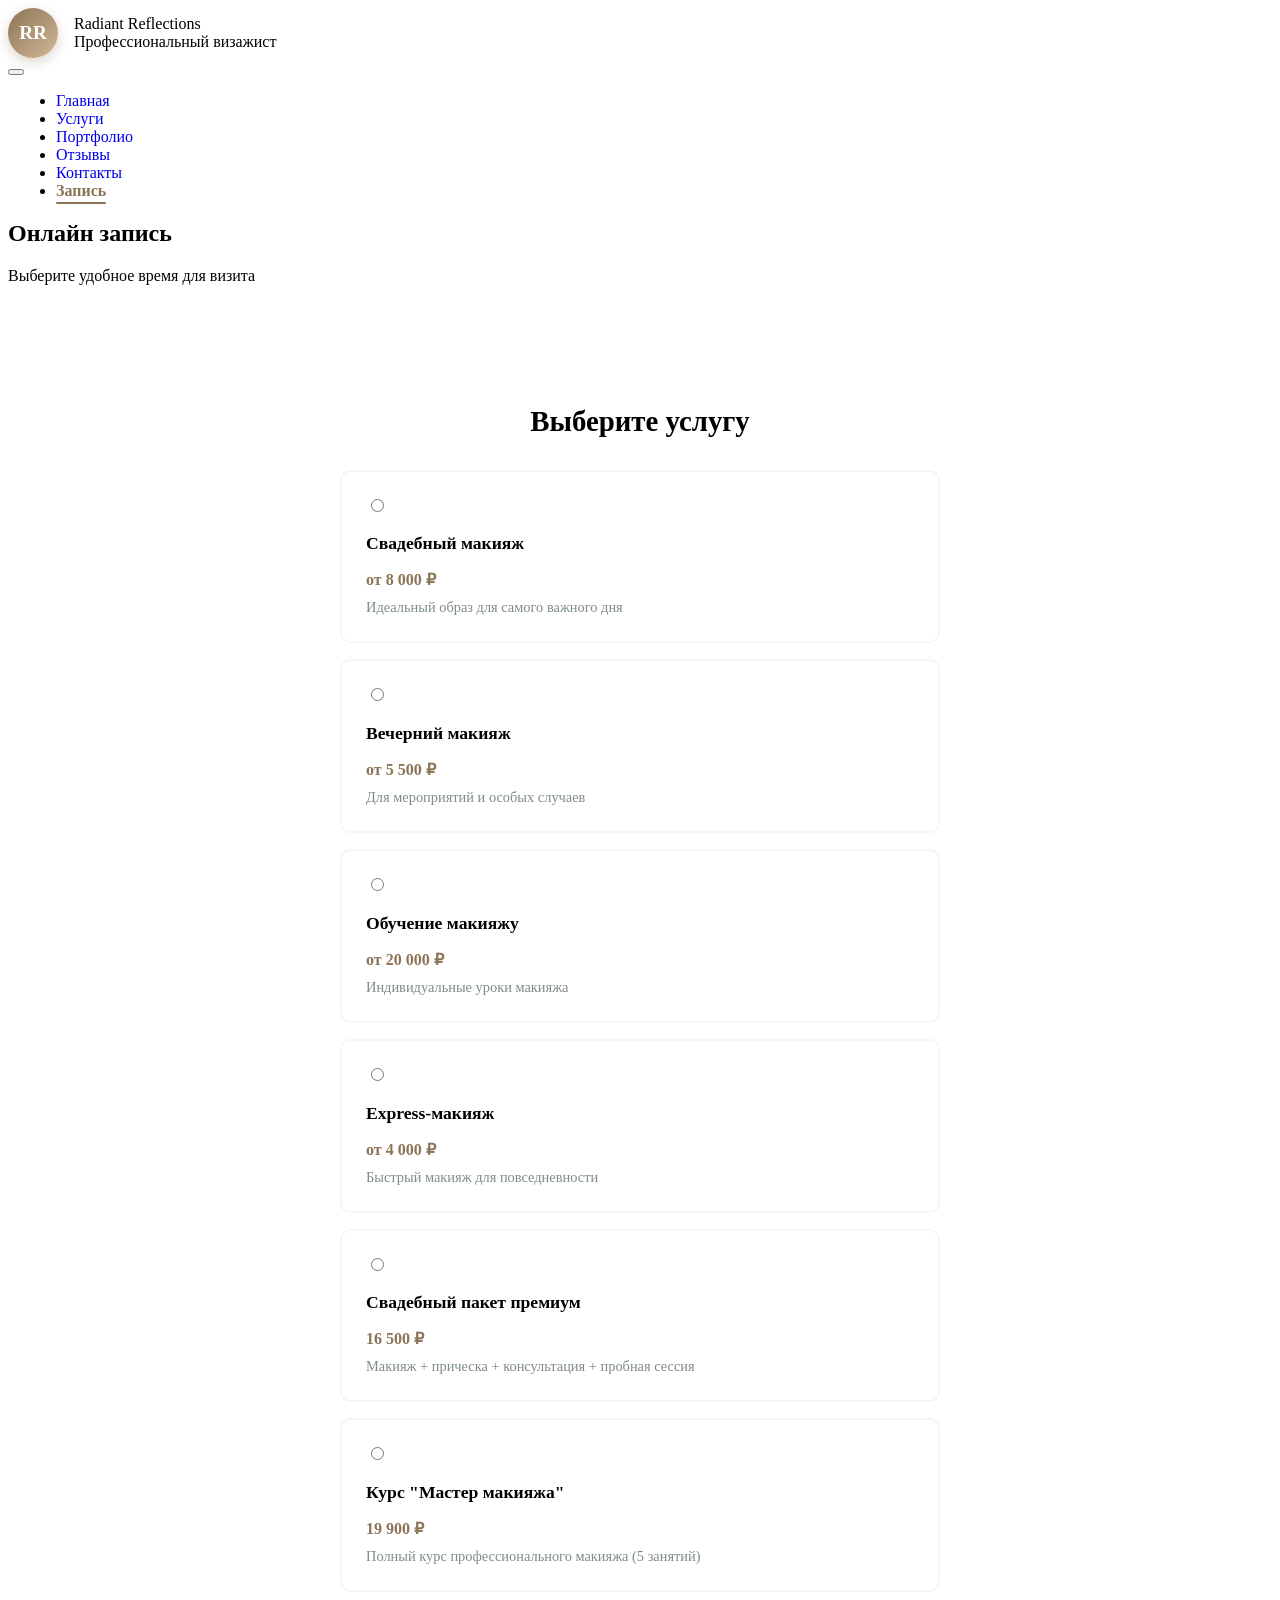
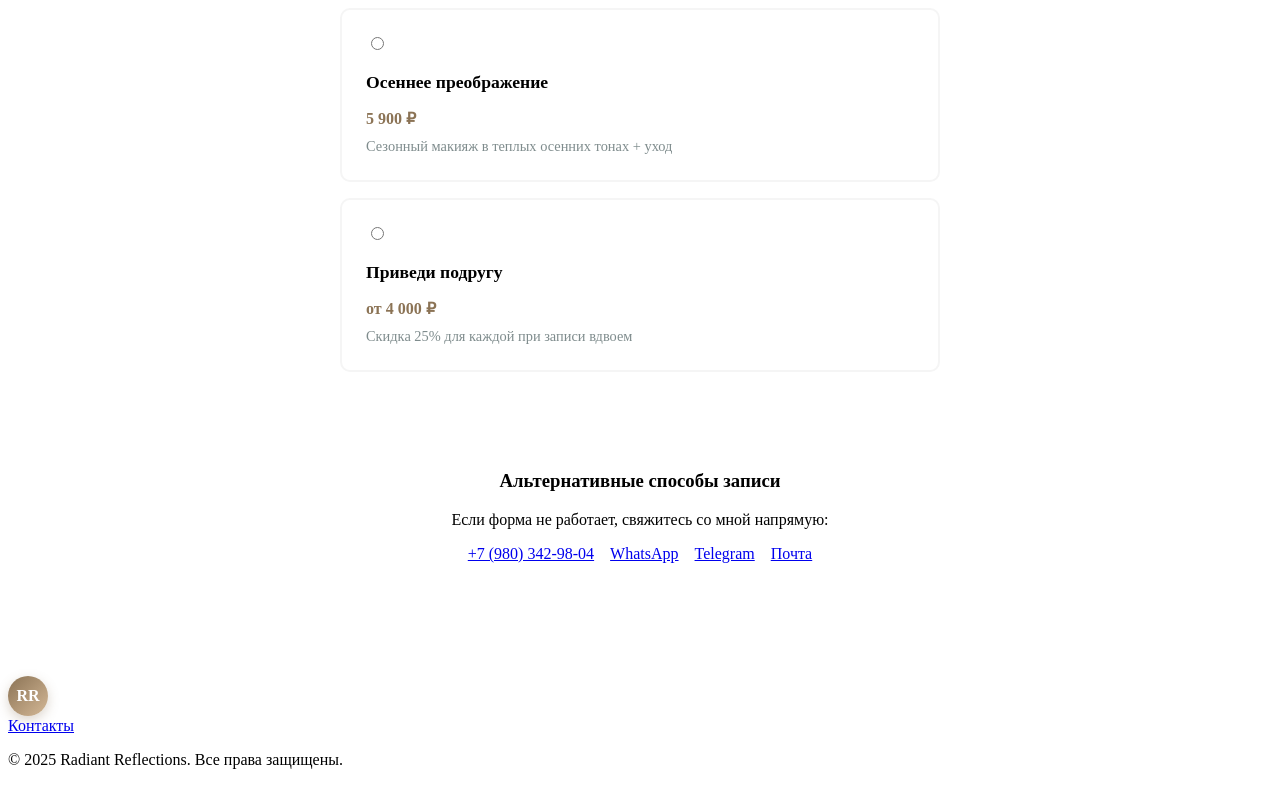
<file: booking.html>
<!DOCTYPE html>
<html lang="ru">
<head>
    <meta charset="UTF-8">
    <meta name="viewport" content="width=device-width, initial-scale=1.0">
    <title>Запись - Radiant Reflections</title>
    <!-- ИСПРАВЛЕНО: добавляем style.css -->
    <link rel="stylesheet" href="style.css">
    <link rel="stylesheet" href="booking.css">
</head>
<body>
    <header class="header">
        <nav class="nav">
            <div class="nav-brand">
                <a href="index.html" style="text-decoration: none; color: inherit;">
                    <div class="logo-container">
                        <div class="logo">RR</div>
                        <div class="logo-text">
                            <div class="logo-main">Radiant Reflections</div>
                            <div class="logo-sub">Профессиональный визажист</div>
                        </div>
                    </div>
                </a>
            </div>
            
            <button class="hamburger">
                <span></span>
                <span></span>
                <span></span>
            </button>
            
            <ul class="nav-menu">
                <li><a href="index.html">Главная</a></li>
                <li><a href="services.html">Услуги</a></li>
                <li><a href="portfolio.html">Портфолио</a></li>
                <li><a href="reviews.html">Отзывы</a></li>
                <li><a href="contacts.html">Контакты</a></li>
                <li><a href="booking.html" class="active">Запись</a></li>
            </ul>
        </nav>
    </header>

    <section class="page-header">
        <div class="container">
            <h1>Онлайн запись</h1>
            <p>Выберите удобное время для визита</p>
        </div>
    </section>

    <section class="booking">
        <div class="container">
            <form class="booking-form" action="thank-you.html" method="get">
                <h2>Выберите услугу</h2>
                <div class="service-options">
                    <label class="service-option">
                        <input type="radio" name="service" value="Свадебный макияж" required>
                        <div class="option-content">
                            <h3>Свадебный макияж</h3>
                            <p>от 8 000 ₽</p>
                            <span>Идеальный образ для самого важного дня</span>
                        </div>
                    </label>

                    <label class="service-option">
                        <input type="radio" name="service" value="Вечерний макияж">
                        <div class="option-content">
                            <h3>Вечерний макияж</h3>
                            <p>от 5 500 ₽</p>
                            <span>Для мероприятий и особых случаев</span>
                        </div>
                    </label>

                    <label class="service-option">
                        <input type="radio" name="service" value="Обучение макияжу">
                        <div class="option-content">
                            <h3>Обучение макияжу</h3>
                            <p>от 20 000 ₽</p>
                            <span>Индивидуальные уроки макияжа</span>
                        </div>
                    </label>

                    <label class="service-option">
                        <input type="radio" name="service" value="Express-макияж">
                        <div class="option-content">
                            <h3>Express-макияж</h3>
                            <p>от 4 000 ₽</p>
                            <span>Быстрый макияж для повседневности</span>
                        </div>
                    </label>

                    <label class="service-option">
                        <input type="radio" name="service" value="Свадебный пакет премиум">
                        <div class="option-content">
                            <h3>Свадебный пакет премиум</h3>
                            <p>16 500 ₽</p>
                            <span>Макияж + прическа + консультация + пробная сессия</span>
                        </div>
                    </label>

                    <label class="service-option">
                        <input type="radio" name="service" value="Курс 'Мастер макияжа'">
                        <div class="option-content">
                            <h3>Курс "Мастер макияжа"</h3>
                            <p>19 900 ₽</p>
                            <span>Полный курс профессионального макияжа (5 занятий)</span>
                        </div>
                    </label>

                    <label class="service-option">
                        <input type="radio" name="service" value="Осеннее преображение">
                        <div class="option-content">
                            <h3>Осеннее преображение</h3>
                            <p>5 900 ₽</p>
                            <span>Сезонный макияж в теплых осенних тонах + уход</span>
                        </div>
                    </label>

                    <label class="service-option">
                        <input type="radio" name="service" value="Приведи подругу">
                        <div class="option-content">
                            <h3>Приведи подругу</h3>
                            <p>от 4 000 ₽</p>
                            <span>Скидка 25% для каждой при записи вдвоем</span>
                        </div>
                    </label>
                </div>

                <div id="dateTimeSection" class="hidden-section">
                    <div class="form-group">
                        <label>Дата:</label>
                        <input type="date" name="date" required>
                    </div>
                    
                    <div class="form-group">
                        <label>Время:</label>
                        <select name="time" required>
                            <option value="">Выберите время</option>
                            <option value="10:00">10:00</option>
                            <option value="11:00">11:00</option>
                            <option value="12:00">12:00</option>
                            <option value="13:00">13:00</option>
                            <option value="14:00">14:00</option>
                            <option value="15:00">15:00</option>
                            <option value="16:00">16:00</option>
                            <option value="17:00">17:00</option>
                            <option value="18:00">18:00</option>
                        </select>
                    </div>
                </div>

                <div id="contactSection" class="hidden-section">
                    <h2>Контактные данные</h2>
                    <div class="form-group">
                        <input type="text" name="name" placeholder="Ваше имя" required>
                    </div>
                    
                    <div class="form-group">
                        <input type="tel" name="phone" placeholder="Телефон" required>
                    </div>
                    
                    <div class="form-group">
                        <input type="email" name="email" placeholder="Email" required>
                    </div>
                    
                    <div class="form-group">
                        <textarea name="message" placeholder="Дополнительные пожелания..." rows="3"></textarea>
                    </div>

                    <button type="submit" class="btn-primary">Записаться</button>
                </div>
            </form>

            <div style="text-align: center; margin-top: 3rem; padding: 2rem; background: var(--light); border-radius: 10px;">
                <h3>Альтернативные способы записи</h3>
                <p>Если форма не работает, свяжитесь со мной напрямую:</p>
                <div style="display: flex; gap: 1rem; justify-content: center; flex-wrap: wrap; margin-top: 1rem;">
                    <a href="tel:+79803429804" class="btn-primary">+7 (980) 342-98-04</a>
                    <a href="https://wa.me/79991234567" class="btn-secondary" target="_blank">WhatsApp</a>
                    <a href="https://t.me/ваш_телеграм" class="btn-secondary" target="_blank">Telegram</a>
                    <a href="mailto:dasha-chernyshka@yandex.ru" class="btn-secondary">Почта</a>
                </div>
            </div>
        </div>
    </section> 

    <footer class="footer">
        <div class="container">
            <div class="footer-content">
                <div class="footer-brand">
                    <a href="index.html" style="text-decoration: none; color: inherit;">
                        <div class="logo-container" style="gap: 0.8rem;">
                            <div class="logo" style="width: 40px; height: 40px; font-size: 1rem;">RR</div>
                            <div class="logo-text">
                                <div class="logo-main" style="color: white; font-size: 1.3rem;">Radiant Reflections</div>
                                <div class="logo-sub" style="color: rgba(255,255,255,0.7);">Ваш профессиональный визажист</div>
                            </div>
                        </div>
                    </a>
                </div>
                <div class="footer-links">
                    <a href="contacts.html">Контакты</a>
                </div>
            </div>
            <div class="footer-bottom">
                <p>&copy; 2025 Radiant Reflections. Все права защищены.</p>
            </div>
        </div>
    </footer>

    <script src="script.js"></script>
    <script>
        document.addEventListener('DOMContentLoaded', function() {
            const serviceOptions = document.querySelectorAll('.service-option input[type="radio"]');
            const dateTimeSection = document.getElementById('dateTimeSection');
            const contactSection = document.getElementById('contactSection');
            
            serviceOptions.forEach(option => {
                option.addEventListener('change', function() {
                    if (this.checked) {
                        setTimeout(() => {
                            dateTimeSection.classList.add('show');
                            dateTimeSection.scrollIntoView({
                                behavior: 'smooth',
                                block: 'center'
                            });
                        }, 300);
                    }
                });
            });
            
            const dateInput = document.querySelector('input[name="date"]');
            const timeSelect = document.querySelector('select[name="time"]');
            
            function checkDateTime() {
                if (dateInput.value && timeSelect.value) {
                    setTimeout(() => {
                        contactSection.classList.add('show');
                        contactSection.scrollIntoView({
                            behavior: 'smooth',
                            block: 'center'
                        });
                    }, 300);
                } else {
                    contactSection.classList.remove('show');
                }
            }
            
            dateInput.addEventListener('change', checkDateTime);
            timeSelect.addEventListener('change', checkDateTime);
            
            const tomorrow = new Date();
            tomorrow.setDate(tomorrow.getDate() + 1);
            dateInput.min = tomorrow.toISOString().split('T')[0];
            
            const maxDate = new Date();
            maxDate.setMonth(maxDate.getMonth() + 3);
            dateInput.max = maxDate.toISOString().split('T')[0];
            
            const defaultDate = new Date();
            defaultDate.setDate(defaultDate.getDate() + 2);
            dateInput.value = defaultDate.toISOString().split('T')[0];
        });
    </script>
</body>
</html>
</file>
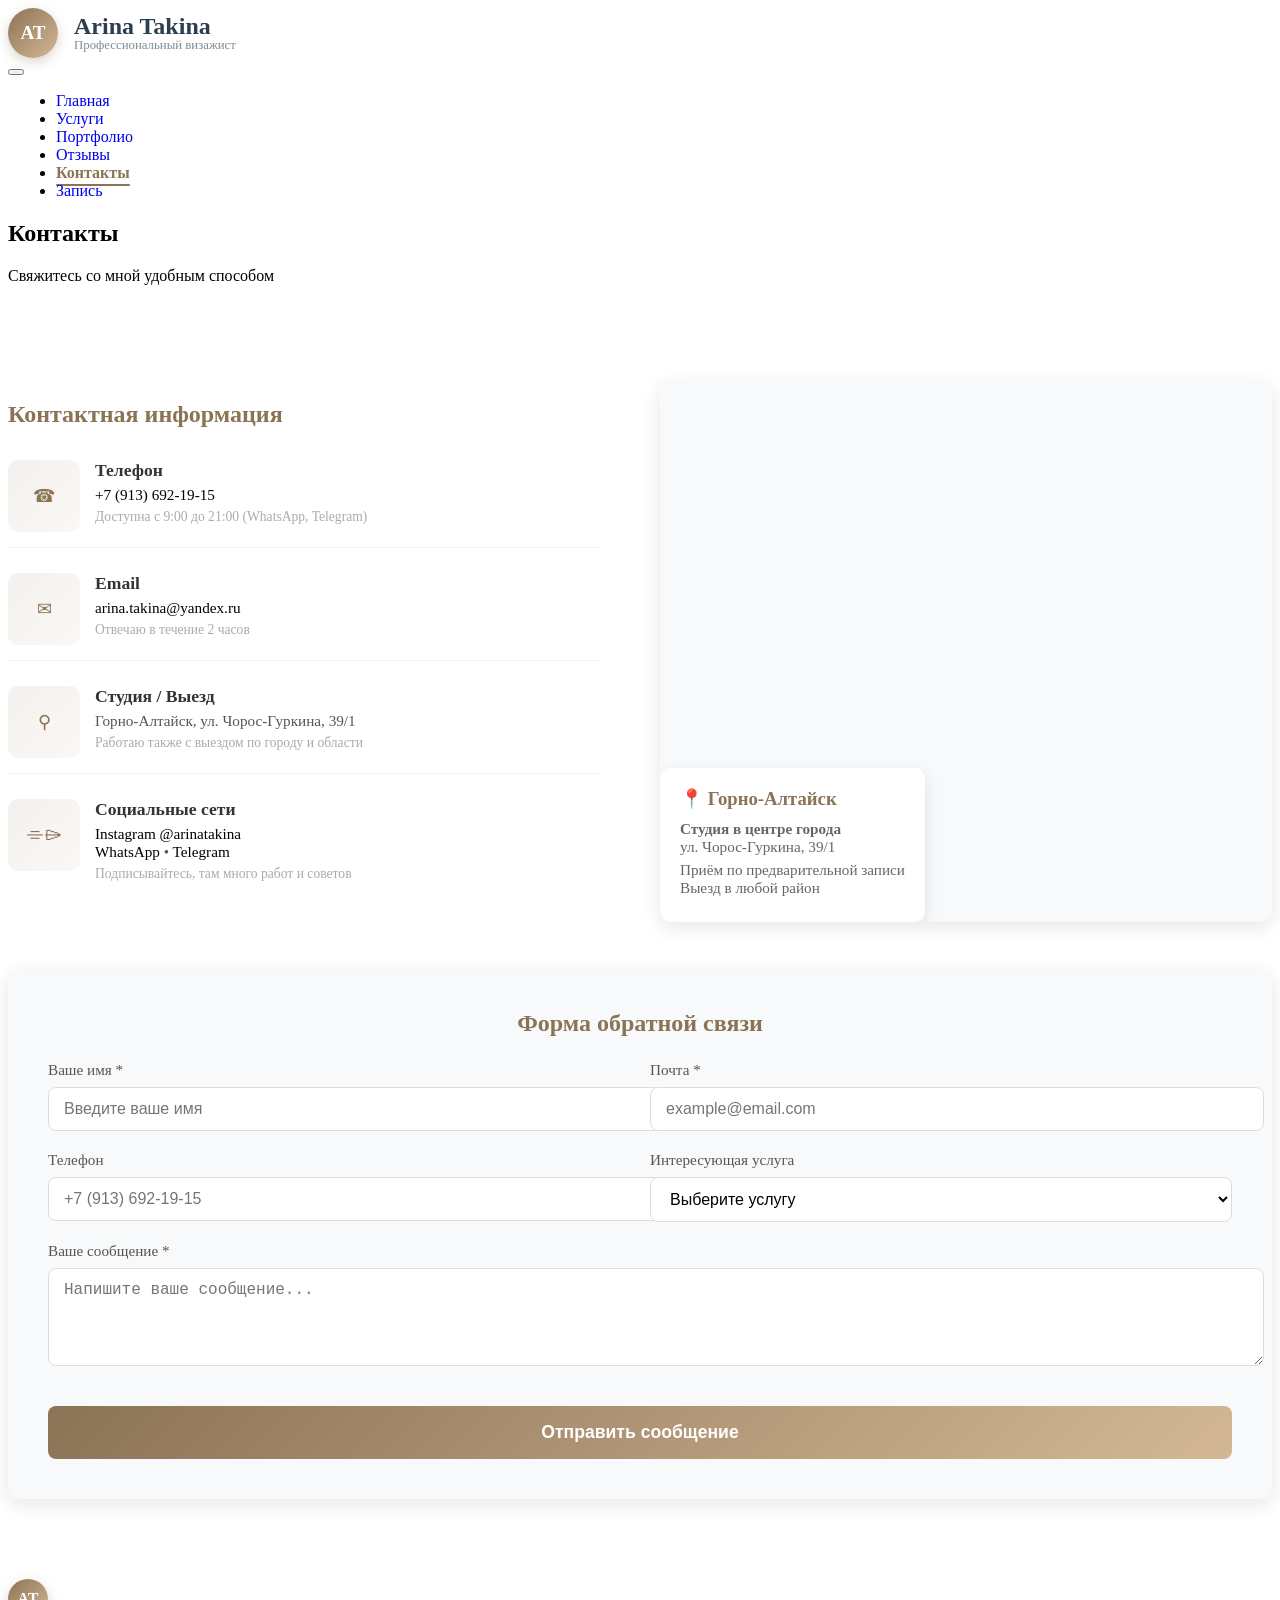
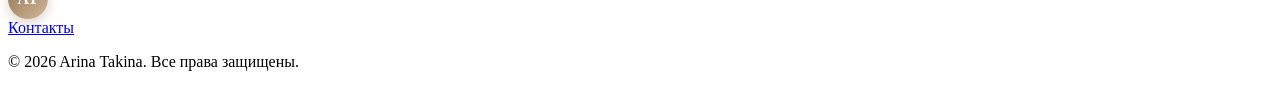
<file: contacts.html>
<!DOCTYPE html>
<html lang="ru">
<head>
    <meta charset="UTF-8">
    <meta name="viewport" content="width=device-width, initial-scale=1.0">
    <title>Контакты — Arina Takina</title>
    <link rel="stylesheet" href="style.css">
    <link rel="stylesheet" href="contacts.css">
</head>
<body>
    <header class="header">
        <nav class="nav">
            <div class="nav-brand">
                <a href="index.html" style="text-decoration: none; color: inherit;">
                    <div class="logo-container">
                        <div class="logo">AT</div>
                        <div class="logo-text">
                            <div class="logo-main">Arina Takina</div>
                            <div class="logo-sub">Профессиональный визажист</div>
                        </div>
                    </div>
                </a>
            </div>
            
            <button class="hamburger">
                <span></span>
                <span></span>
                <span></span>
            </button>
            
            <ul class="nav-menu">
                <li><a href="index.html">Главная</a></li>
                <li><a href="services.html">Услуги</a></li>
                <li><a href="portfolio.html">Портфолио</a></li>
                <li><a href="reviews.html">Отзывы</a></li>
                <li><a href="contacts.html" class="active">Контакты</a></li>
                <li><a href="booking.html">Запись</a></li>
            </ul>
        </nav>
    </header>

    <section class="page-header">
        <div class="container">
            <h1>Контакты</h1>
            <p>Свяжитесь со мной удобным способом</p>
        </div>
    </section>

    <section class="contacts">
        <div class="container">
            <div class="contacts-grid">
                <div class="contact-info">
                    <h2 style="color: #8b7355; margin-bottom: 2rem;">Контактная информация</h2>
                    
                    <div class="contact-item">
                        <div class="contact-icon">☎</div>
                        <div class="contact-details">
                            <h3>Телефон</h3>
                            <p><a href="tel:+79136921915">+7 (913) 692-19-15</a></p>
                            <small>Доступна с 9:00 до 21:00 (WhatsApp, Telegram)</small>
                        </div>
                    </div>

                    <div class="contact-item">
                        <div class="contact-icon">✉</div>
                        <div class="contact-details">
                            <h3>Email</h3>
                            <p><a href="mailto:arina.takina@yandex.ru">arina.takina@yandex.ru</a></p>
                            <small>Отвечаю в течение 2 часов</small>
                        </div>
                    </div>

                    <div class="contact-item">
                        <div class="contact-icon">⚲</div>
                        <div class="contact-details">
                            <h3>Студия / Выезд</h3>
                            <p>Горно-Алтайск, ул. Чорос-Гуркина, 39/1</p>
                            <small>Работаю также с выездом по городу и области</small>
                        </div>
                    </div>

                    <div class="contact-item">
                        <div class="contact-icon">⌯⌲</div>
                        <div class="contact-details">
                            <h3>Социальные сети</h3>
                            <p>
                                <a href="https://instagram.com/arinatakina" target="_blank">Instagram @arinatakina</a><br>
                                <a href="https://wa.me/79136921915" target="_blank">WhatsApp</a> • 
                                <a href="https://t.me/arinatakina" target="_blank">Telegram</a>
                            </p>
                            <small>Подписывайтесь, там много работ и советов</small>
                        </div>
                    </div>
                </div>

                <div class="map-section">
                    <div class="map-container" style="background: url('https://images.pexels.com/photos/258154/pexels-photo-258154.jpeg?auto=compress&cs=tinysrgb&w=800') center/cover; border-radius: 20px; min-height: 300px; display: flex; align-items: flex-end;">
                        <div class="map-overlay" style="position: relative; bottom: 0; left: 0; right: 0; background: rgba(255,255,255,0.95);">
                            <h3>📍 Горно-Алтайск</h3>
                            <p><strong>Студия в центре города</strong><br>ул. Чорос-Гуркина, 39/1</p>
                            <p>Приём по предварительной записи<br>Выезд в любой район</p>
                        </div>
                    </div>
                </div>
            </div>
            
            <div class="form-section">
                <h2>Форма обратной связи</h2>
                <form class="contact-form" id="contact-form" action="thank-you.html" method="get">
                    <div class="form-group">
                        <label for="name">Ваше имя *</label>
                        <input type="text" id="name" name="name" placeholder="Введите ваше имя" required>
                    </div>
                    
                    <div class="form-group">
                        <label for="email">Почта *</label>
                        <input type="email" id="email" name="email" placeholder="example@email.com" required>
                    </div>
                    
                    <div class="form-group">
                        <label for="phone">Телефон</label>
                        <input type="tel" id="phone" name="phone" placeholder="+7 (913) 692-19-15">
                    </div>
                    
                    <div class="form-group">
                        <label for="service">Интересующая услуга</label>
                        <select id="service" name="service">
                            <option value="">Выберите услугу</option>
                            <option value="Свадебный визаж">Свадебный макияж</option>
                            <option value="Вечерний макияж">Вечерний макияж</option>
                            <option value="Обучение визажу">Обучение макияжу</option>
                            <option value="Express-макияж">Express-макияж</option>
                        </select>
                    </div>
                    
                    <div class="form-group">
                        <label for="message">Ваше сообщение *</label>
                        <textarea id="message" name="message" placeholder="Напишите ваше сообщение..." rows="4" required></textarea>
                    </div>
                    
                    <button type="submit" class="btn-primary" style="width: 100%; padding: 1rem; margin-top: 1rem;">Отправить сообщение</button>
                </form>
            </div>
        </div>
    </section>

    <footer class="footer">
        <div class="container">
            <div class="footer-content">
                <div class="footer-brand">
                    <a href="index.html" style="text-decoration: none; color: inherit;">
                        <div class="logo-container" style="gap: 0.8rem;">
                            <div class="logo" style="width: 40px; height: 40px; font-size: 1rem;">AT</div>
                            <div class="logo-text">
                                <div class="logo-main" style="color: white; font-size: 1.3rem;">Arina Takina</div>
                                <div class="logo-sub" style="color: rgba(255,255,255,0.7);">Визажист • Горно-Алтайск</div>
                            </div>
                        </div>
                    </a>
                </div>
                <div class="footer-links">
                    <a href="contacts.html">Контакты</a>
                </div>
            </div>
            <div class="footer-bottom">
                <p>&copy; 2026 Arina Takina. Все права защищены.</p>
            </div>
        </div>
    </footer>

    <script src="script.js"></script>
</body>
</html>
</file>
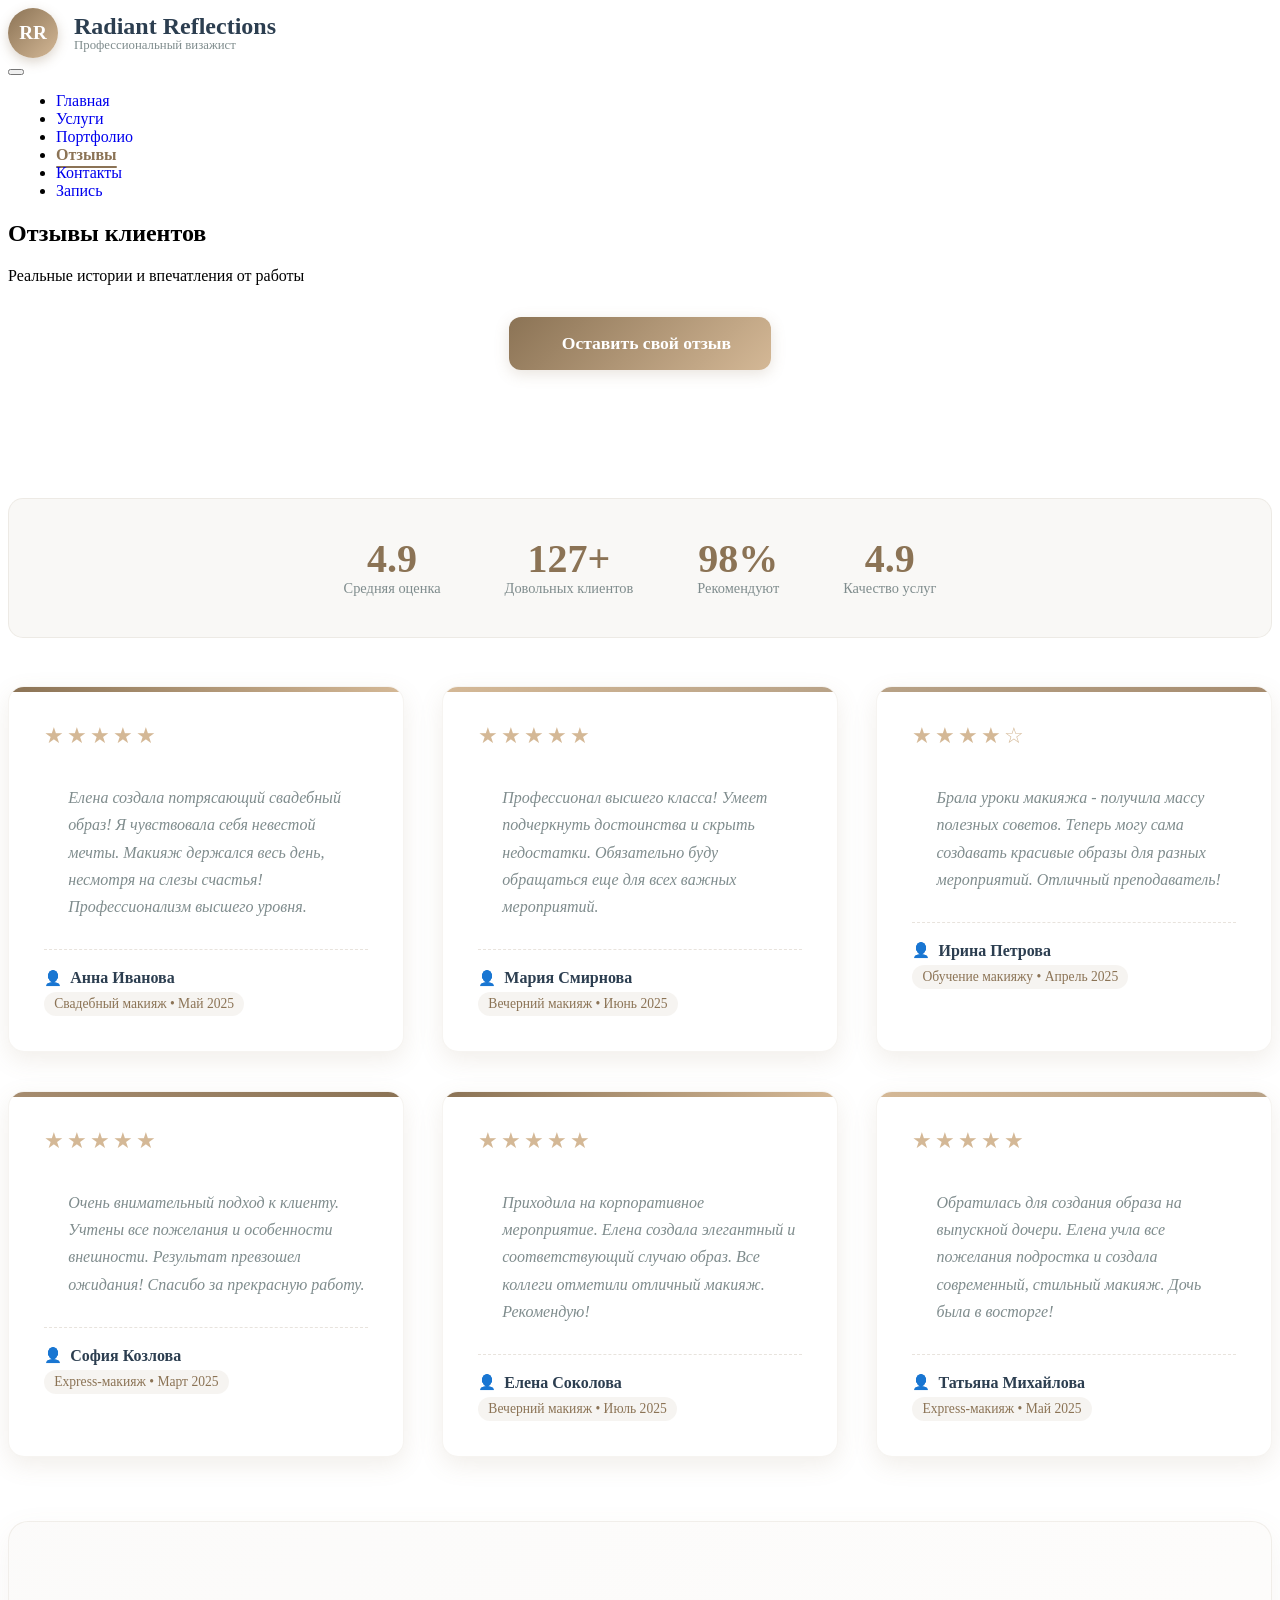
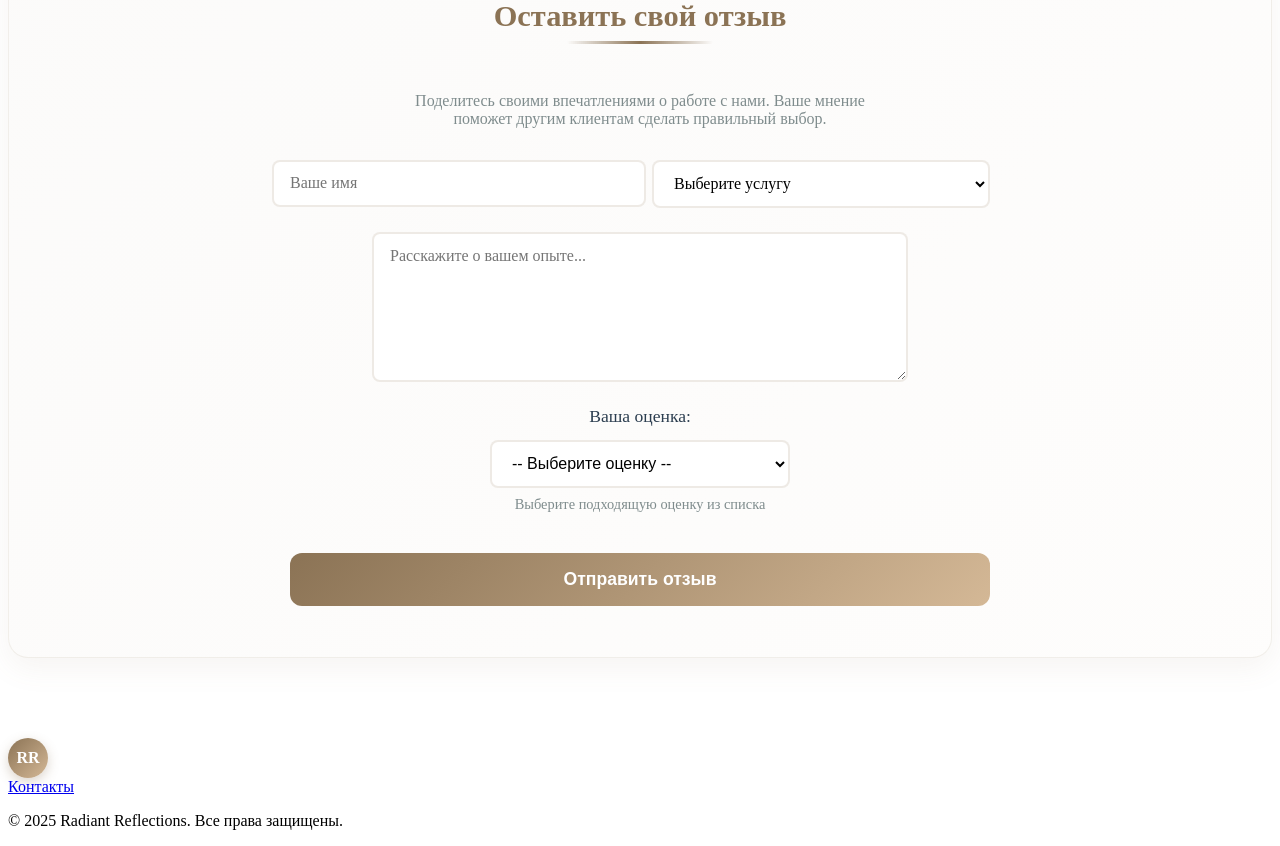
<file: reviews.html>
<!DOCTYPE html>
<html lang="ru">
<head>
    <meta charset="UTF-8">
    <meta name="viewport" content="width=device-width, initial-scale=1.0">
    <title>Отзывы - Radiant Reflections</title>
    <!-- ИСПРАВЛЕНО: правильные пути к CSS файлам -->
    <link rel="stylesheet" href="style.css">
    <link rel="stylesheet" href="reviews.css">
</head>
<body>
    <header class="header">
        <nav class="nav">
            <div class="nav-brand">
                <a href="index.html" style="text-decoration: none; color: inherit;">
                    <div class="logo-container">
                        <div class="logo">RR</div>
                        <div class="logo-text">
                            <div class="logo-main">Radiant Reflections</div>
                            <div class="logo-sub">Профессиональный визажист</div>
                        </div>
                    </div>
                </a>
            </div>
            
            <button class="hamburger">
                <span></span>
                <span></span>
                <span></span>
            </button>
            
            <ul class="nav-menu">
                <li><a href="index.html">Главная</a></li>
                <li><a href="services.html">Услуги</a></li>
                <li><a href="portfolio.html">Портфолио</a></li>
                <li><a href="reviews.html" class="active">Отзывы</a></li>
                <li><a href="contacts.html">Контакты</a></li>
                <li><a href="booking.html">Запись</a></li>
            </ul>
        </nav>
    </header>

    <section class="page-header">
        <div class="container">
            <h1>Отзывы клиентов</h1>
            <p>Реальные истории и впечатления от работы</p>
            
            <div class="leave-review-btn-container">
                <a href="#review-form-section" class="leave-review-btn">
                    <span></span> Оставить свой отзыв
                </a>
            </div>
        </div>
    </section>

    <section class="reviews">
        <div class="container">
            <!-- Статистика отзывов -->
            <div class="reviews-stats">
                <div class="stat-item">
                    <span class="stat-number">4.9</span>
                    <span class="stat-label">Средняя оценка</span>
                </div>
                <div class="stat-item">
                    <span class="stat-number">127+</span>
                    <span class="stat-label">Довольных клиентов</span>
                </div>
                <div class="stat-item">
                    <span class="stat-number">98%</span>
                    <span class="stat-label">Рекомендуют</span>
                </div>
                <div class="stat-item">
                    <span class="stat-number">4.9</span>
                    <span class="stat-label">Качество услуг</span>
                </div>
            </div>

            <div class="reviews-grid">
                <div class="review-card">
                    <div class="review-rating">★★★★★</div>
                    <p class="review-text">Елена создала потрясающий свадебный образ! Я чувствовала себя невестой мечты. Макияж держался весь день, несмотря на слезы счастья! Профессионализм высшего уровня.</p>
                    <div class="review-author">
                        <strong>Анна Иванова</strong>
                        <span>Свадебный макияж • Май 2025</span>
                    </div>
                </div>

                <div class="review-card">
                    <div class="review-rating">★★★★★</div>
                    <p class="review-text">Профессионал высшего класса! Умеет подчеркнуть достоинства и скрыть недостатки. Обязательно буду обращаться еще для всех важных мероприятий.</p>
                    <div class="review-author">
                        <strong>Мария Смирнова</strong>
                        <span>Вечерний макияж • Июнь 2025</span>
                    </div>
                </div>

                <div class="review-card">
                    <div class="review-rating">★★★★☆</div>
                    <p class="review-text">Брала уроки макияжа - получила массу полезных советов. Теперь могу сама создавать красивые образы для разных мероприятий. Отличный преподаватель!</p>
                    <div class="review-author">
                        <strong>Ирина Петрова</strong>
                        <span>Обучение макияжу • Апрель 2025</span>
                    </div>
                </div>

                <div class="review-card">
                    <div class="review-rating">★★★★★</div>
                    <p class="review-text">Очень внимательный подход к клиенту. Учтены все пожелания и особенности внешности. Результат превзошел ожидания! Спасибо за прекрасную работу.</p>
                    <div class="review-author">
                        <strong>София Козлова</strong>
                        <span>Express-макияж • Март 2025</span>
                    </div>
                </div>

                <!-- Новые отзывы -->
                <div class="review-card">
                    <div class="review-rating">★★★★★</div>
                    <p class="review-text">Приходила на корпоративное мероприятие. Елена создала элегантный и соответствующий случаю образ. Все коллеги отметили отличный макияж. Рекомендую!</p>
                    <div class="review-author">
                        <strong>Елена Соколова</strong>
                        <span>Вечерний макияж • Июль 2025</span>
                    </div>
                </div>

                <div class="review-card">
                    <div class="review-rating">★★★★★</div>
                    <p class="review-text">Обратилась для создания образа на выпускной дочери. Елена учла все пожелания подростка и создала современный, стильный макияж. Дочь была в восторге!</p>
                    <div class="review-author">
                        <strong>Татьяна Михайлова</strong>
                        <span>Express-макияж • Май 2025</span>
                    </div>
                </div>
            </div>

            <!-- Секция формы отзыва -->
            <div class="add-review-section" id="review-form-section">
                <h2>Оставить свой отзыв</h2>
                <p style="color: var(--gray); margin-bottom: 2rem; max-width: 500px; margin-left: auto; margin-right: auto;">
                    Поделитесь своими впечатлениями о работе с нами. Ваше мнение поможет другим клиентам сделать правильный выбор.
                </p>
                <form class="review-form" id="review-form">
                    <div class="form-group">
                        <input type="text" name="Имя" placeholder="Ваше имя" required>
                    </div>
                    
                    <div class="form-group">
                        <select name="Услуга" required>
                            <option value="">Выберите услугу</option>
                            <option value="Свадебный визаж">Свадебный макияж</option>
                            <option value="Вечерний макияж">Вечерний макияж</option>
                            <option value="Обучение визажу">Обучение макияжу</option>
                            <option value="Express-макияж">Express-макияж</option>
                            <option value="Свадебный пакет Премиум">Свадебный пакет Премиум</option>
                            <option value="Курс 'Мастер макияжа'">Курс 'Мастер макияжа'</option>
                            <option value="Осеннее преображение">Курс Осеннее преображение</option>
                            <option value="Приведи подругу">Приведи подругу</option>
                        </select>
                    </div>
                    
                    <div class="form-group">
                        <textarea name="Отзыв" placeholder="Расскажите о вашем опыте..." rows="5" required></textarea>
                    </div>
                    
                    <div class="rating-select-container">
                        <label class="rating-select-label">Ваша оценка:</label>
                        <select name="Оценка" class="rating-select" required>
                            <option value="">-- Выберите оценку --</option>
                            <option value="5">★★★★★ - Отлично</option>
                            <option value="4">★★★★ - Очень хорошо</option>
                            <option value="3">★★★ - Хорошо</option>
                            <option value="2">★★ - Удовлетворительно</option>
                            <option value="1">★ - Плохо</option>
                        </select>
                        <div class="rating-description">
                            Выберите подходящую оценку из списка
                        </div>
                    </div>
                    
                    <button type="submit" class="btn-primary">Отправить отзыв</button>
                </form>
            </div>
        </div>
    </section>

    <footer class="footer">
        <div class="container">
            <div class="footer-content">
                <div class="footer-brand">
                    <a href="index.html" style="text-decoration: none; color: inherit;">
                        <div class="logo-container" style="gap: 0.8rem;">
                            <div class="logo" style="width: 40px; height: 40px; font-size: 1rem;">RR</div>
                            <div class="logo-text">
                                <div class="logo-main" style="color: white; font-size: 1.3rem;">Radiant Reflections</div>
                                <div class="logo-sub" style="color: rgba(255,255,255,0.7);">Ваш профессиональный визажист</div>
                            </div>
                        </div>
                    </a>
                </div>
                <div class="footer-links">
                    <a href="contacts.html">Контакты</a>
                </div>
            </div>
            <div class="footer-bottom">
                <p>&copy; 2025 Radiant Reflections. Все права защищены.</p>
            </div>
        </div>
    </footer>

    <script>
        document.addEventListener('DOMContentLoaded', function() {
            // Гамбургер меню
            const hamburger = document.querySelector('.hamburger');
            const navMenu = document.querySelector('.nav-menu');
            
            if (hamburger && navMenu) {
                hamburger.addEventListener('click', function() {
                    hamburger.classList.toggle('active');
                    navMenu.classList.toggle('active');
                });
                
                document.querySelectorAll('.nav-menu a').forEach(link => {
                    link.addEventListener('click', () => {
                        hamburger.classList.remove('active');
                        navMenu.classList.remove('active');
                    });
                });
            }
            
            // Валидация формы отзыва
            const reviewForm = document.getElementById('review-form');
            if (reviewForm) {
                reviewForm.addEventListener('submit', function(e) {
                    e.preventDefault();
                    
                    // Простая валидация
                    const name = this.querySelector('input[name="Имя"]').value.trim();
                    const service = this.querySelector('select[name="Услуга"]').value;
                    const review = this.querySelector('textarea[name="Отзыв"]').value.trim();
                    const rating = this.querySelector('select[name="Оценка"]').value;
                    
                    if (!name || !service || !review || !rating) {
                        alert('Пожалуйста, заполните все обязательные поля');
                        return;
                    }
                    
                    // Имитация отправки
                    const submitBtn = this.querySelector('button[type="submit"]');
                    const originalText = submitBtn.textContent;
                    submitBtn.textContent = 'Отправка...';
                    submitBtn.disabled = true;
                    
                    setTimeout(() => {
                        // Создаем сообщение об успехе
                        const successMessage = document.createElement('div');
                        successMessage.style.cssText = `
                            background: #d4edda;
                            color: #155724;
                            padding: 15px;
                            border-radius: 8px;
                            margin-top: 20px;
                            border: 1px solid #c3e6cb;
                            text-align: center;
                        `;
                        successMessage.innerHTML = `
                            <strong>✓ Спасибо за ваш отзыв!</strong>
                            <p style="margin: 5px 0 0 0; font-size: 0.9rem;">
                                Ваш отзыв отправлен и будет опубликован после проверки.
                            </p>
                        `;
                        
                        this.parentNode.insertBefore(successMessage, this.nextSibling);
                        this.reset();
                        submitBtn.textContent = originalText;
                        submitBtn.disabled = false;
                        
                        // Прокручиваем к сообщению
                        successMessage.scrollIntoView({
                            behavior: 'smooth',
                            block: 'center'
                        });
                        
                        // Убираем сообщение через 10 секунд
                        setTimeout(() => {
                            successMessage.style.opacity = '0';
                            successMessage.style.transform = 'translateY(-10px)';
                            successMessage.style.transition = 'opacity 0.5s, transform 0.5s';
                            setTimeout(() => {
                                if (successMessage.parentNode) {
                                    successMessage.parentNode.removeChild(successMessage);
                                }
                            }, 500);
                        }, 10000);
                    }, 1500);
                });
            }
            
            // Анимация карточек отзывов
            const reviewCards = document.querySelectorAll('.review-card');
            reviewCards.forEach(card => {
                card.addEventListener('mouseenter', function() {
                    this.style.transform = 'translateY(-10px)';
                });
                
                card.addEventListener('mouseleave', function() {
                    this.style.transform = 'translateY(0)';
                });
            });
            
            // Плавная прокрутка к форме
            const leaveReviewBtn = document.querySelector('.leave-review-btn');
            if (leaveReviewBtn) {
                leaveReviewBtn.addEventListener('click', function(e) {
                    e.preventDefault();
                    
                    const targetId = this.getAttribute('href');
                    const targetElement = document.querySelector(targetId);
                    
                    if (targetElement) {
                        targetElement.scrollIntoView({
                            behavior: 'smooth',
                            block: 'start'
                        });
                        
                        // Анимация подсветки
                        targetElement.style.transition = 'all 0.5s ease';
                        targetElement.style.boxShadow = '0 0 0 3px rgba(139, 115, 85, 0.3)';
                        
                        setTimeout(() => {
                            targetElement.style.boxShadow = '';
                        }, 1500);
                    }
                });
            }
            
            // Если в URL есть якорь
            if (window.location.hash === '#review-form-section') {
                const formSection = document.getElementById('review-form-section');
                if (formSection) {
                    setTimeout(() => {
                        formSection.scrollIntoView({
                            behavior: 'smooth',
                            block: 'start'
                        });
                    }, 300);
                }
            }
            
            // Анимация появления карточек
            reviewCards.forEach((card, index) => {
                card.style.opacity = '0';
                card.style.transform = 'translateY(30px)';
                card.style.transition = 'opacity 0.5s ease, transform 0.5s ease';
                
                setTimeout(() => {
                    card.style.opacity = '1';
                    card.style.transform = 'translateY(0)';
                }, 100 * index + 200);
            });
            
            // Анимация статистики
            const statNumbers = document.querySelectorAll('.stat-number');
            statNumbers.forEach((stat, index) => {
                stat.style.opacity = '0';
                stat.style.transform = 'scale(0.8)';
                stat.style.transition = 'opacity 0.5s ease, transform 0.5s ease';
                
                setTimeout(() => {
                    stat.style.opacity = '1';
                    stat.style.transform = 'scale(1)';
                }, 100 * index + 100);
            });
        });
    </script>
</body>
</html>
</file>
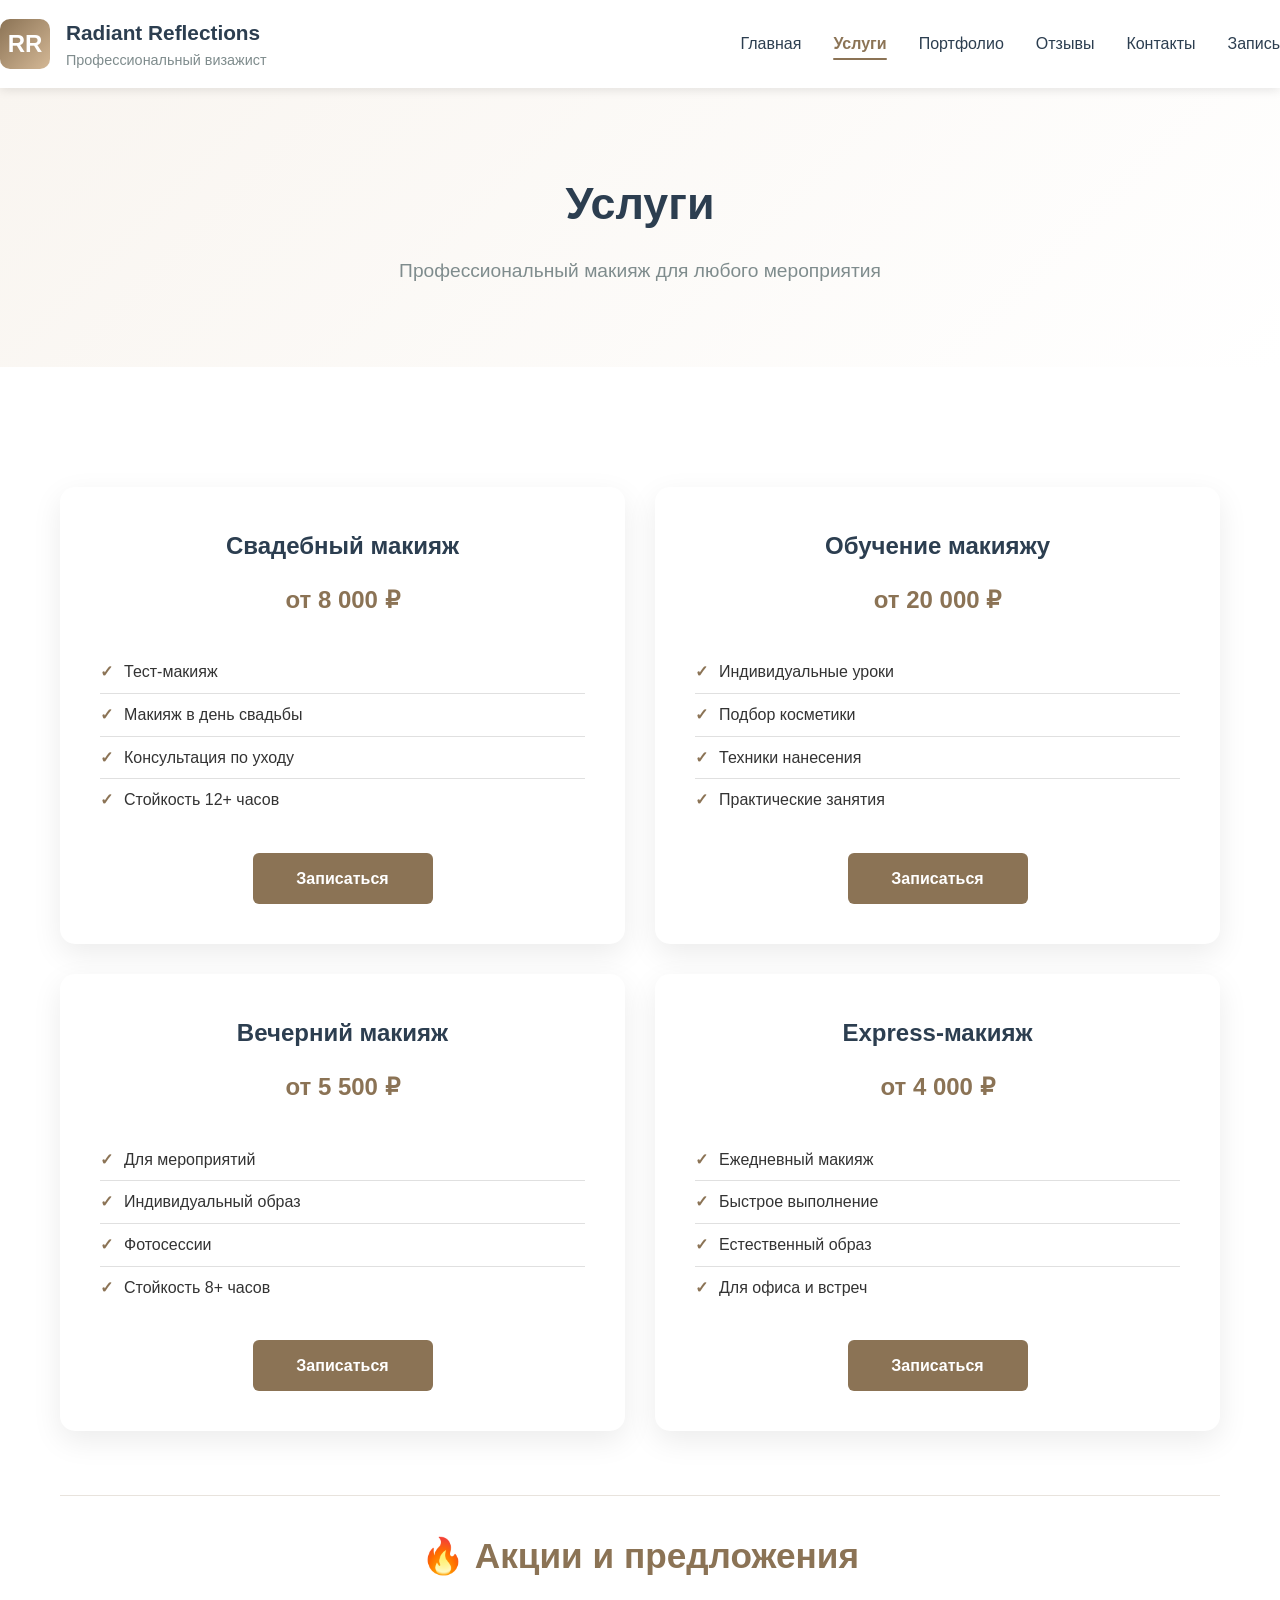
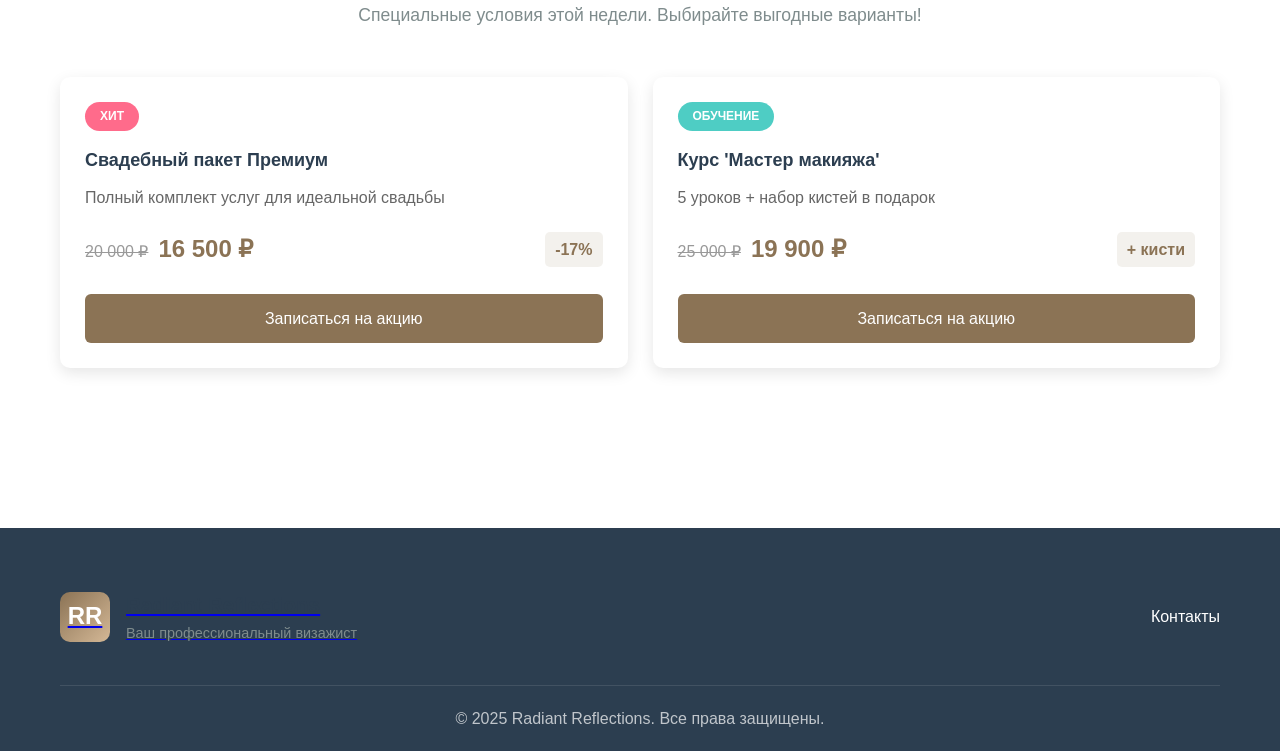
<file: services.html>
<!DOCTYPE html>
<html lang="ru">
<head>
    <meta charset="UTF-8">
    <meta name="viewport" content="width=device-width, initial-scale=1.0">
    <title>Услуги - Radiant Reflections</title>
    <!-- ТОЛЬКО ОДИН CSS файл - service.css -->
    <link rel="stylesheet" href="service.css">
</head>
<body>
    <header class="header">
        <nav class="nav">
            <div class="nav-brand">
                <a href="index.html">
                    <div class="logo-container">
                        <div class="logo">RR</div>
                        <div class="logo-text">
                            <div class="logo-main">Radiant Reflections</div>
                            <div class="logo-sub">Профессиональный визажист</div>
                        </div>
                    </div>
                </a>
            </div>
            
            <button class="hamburger">
                <span></span>
                <span></span>
                <span></span>
            </button>
            
            <ul class="nav-menu">
                <li><a href="index.html">Главная</a></li>
                <li><a href="services.html" class="active">Услуги</a></li>
                <li><a href="portfolio.html">Портфолио</a></li>
                <li><a href="reviews.html">Отзывы</a></li>
                <li><a href="contacts.html">Контакты</a></li>
                <li><a href="booking.html">Запись</a></li>
            </ul>
        </nav>
    </header>

    <section class="page-header">
        <div class="container">
            <h1>Услуги</h1>
            <p>Профессиональный макияж для любого мероприятия</p>
        </div>
    </section>

    <section class="services">
        <div class="container">
            <!-- Сетка услуг 2x2 -->
            <div class="services-grid">
                <!-- Левая колонка -->
                <div class="service-card">
                    <h3>Свадебный макияж</h3>
                    <p class="service-price">от 8 000 ₽</p>
                    <ul class="service-features">
                        <li>Тест-макияж</li>
                        <li>Макияж в день свадьбы</li>
                        <li>Консультация по уходу</li>
                        <li>Стойкость 12+ часов</li>
                    </ul>
                    <a href="booking.html?service=Свадебный макияж" class="btn-brown">Записаться</a>
                </div>

                <div class="service-card">
                    <h3>Обучение макияжу</h3>
                    <p class="service-price">от 20 000 ₽</p>
                    <ul class="service-features">
                        <li>Индивидуальные уроки</li>
                        <li>Подбор косметики</li>
                        <li>Техники нанесения</li>
                        <li>Практические занятия</li>
                    </ul>
                    <a href="booking.html?service=Обучение макияжу" class="btn-brown">Записаться</a>
                </div>

                <!-- Правая колонка -->
                <div class="service-card">
                    <h3>Вечерний макияж</h3>
                    <p class="service-price">от 5 500 ₽</p>
                    <ul class="service-features">
                        <li>Для мероприятий</li>
                        <li>Индивидуальный образ</li>
                        <li>Фотосессии</li>
                        <li>Стойкость 8+ часов</li>
                    </ul>
                    <a href="booking.html?service=Вечерний макияж" class="btn-brown">Записаться</a>
                </div>

                <div class="service-card">
                    <h3>Express-макияж</h3>
                    <p class="service-price">от 4 000 ₽</p>
                    <ul class="service-features">
                        <li>Ежедневный макияж</li>
                        <li>Быстрое выполнение</li>
                        <li>Естественный образ</li>
                        <li>Для офиса и встреч</li>
                    </ul>
                    <a href="booking.html?service=Express-макияж" class="btn-brown">Записаться</a>
                </div>
            </div>
            
            <!-- Акции и предложения -->
            <section class="promo-section">
                <h2 class="promo-title">🔥 Акции и предложения</h2>
                <p class="promo-subtitle">Специальные условия этой недели. Выбирайте выгодные варианты!</p>
                
                <div id="promoContainer">
                    <!-- Контент будет создан через JavaScript -->
                </div>
            </section>
        </div>
    </section>

    <footer class="footer">
        <div class="container">
            <div class="footer-content">
                <div class="footer-brand">
                    <a href="index.html">
                        <div class="logo-container">
                            <div class="logo">RR</div>
                            <div class="logo-text">
                                <div class="logo-main">Radiant Reflections</div>
                                <div class="logo-sub">Ваш профессиональный визажист</div>
                            </div>
                        </div>
                    </a>
                </div>
                <div class="footer-links">
                    <a href="contacts.html">Контакты</a>
                </div>
            </div>
            <div class="footer-bottom">
                <p>&copy; 2025 Radiant Reflections. Все права защищены.</p>
            </div>
        </div>
    </footer>

    <script>
        // Простой JavaScript для акций
        document.addEventListener('DOMContentLoaded', function() {
            const promoContainer = document.getElementById('promoContainer');
            
            // Если контейнер существует
            if (promoContainer) {
                // Создаем сетку для акций
                const grid = document.createElement('div');
                grid.className = 'promo-grid';
                grid.style.display = 'grid';
                grid.style.gridTemplateColumns = 'repeat(auto-fit, minmax(300px, 1fr))';
                grid.style.gap = '25px';
                grid.style.marginTop = '2rem';
                
                // Создаем 2 акции для примера
                const promotions = [
                    {
                        title: "Свадебный пакет Премиум",
                        description: "Полный комплект услуг для идеальной свадьбы",
                        oldPrice: "20 000 ₽",
                        newPrice: "16 500 ₽",
                        discount: "-17%",
                        tag: "ХИТ",
                        tagColor: "#FF6B8B",
                        link: "booking.html?service=Свадебный пакет премиум"
                    },
                    {
                        title: "Курс 'Мастер макияжа'",
                        description: "5 уроков + набор кистей в подарок",
                        oldPrice: "25 000 ₽",
                        newPrice: "19 900 ₽",
                        discount: "+ кисти",
                        tag: "ОБУЧЕНИЕ",
                        tagColor: "#4ECDC4",
                        link: "booking.html?service=Курс 'Мастер макияжа'"
                    }
                ];
                
                // Создаем карточки акций
                promotions.forEach(promo => {
                    const card = document.createElement('div');
                    card.className = 'promo-card';
                    card.style.cssText = `
                        background: white;
                        border-radius: 10px;
                        padding: 25px;
                        box-shadow: 0 5px 15px rgba(0,0,0,0.1);
                        transition: all 0.3s ease;
                    `;
                    
                    // Тег
                    const tag = document.createElement('div');
                    tag.textContent = promo.tag;
                    tag.style.cssText = `
                        background: ${promo.tagColor};
                        color: white;
                        padding: 5px 15px;
                        border-radius: 15px;
                        font-size: 12px;
                        font-weight: bold;
                        display: inline-block;
                        margin-bottom: 15px;
                    `;
                    
                    // Заголовок
                    const title = document.createElement('h3');
                    title.textContent = promo.title;
                    title.style.cssText = `
                        font-size: 18px;
                        color: #2c3e50;
                        margin-bottom: 10px;
                    `;
                    
                    // Описание
                    const desc = document.createElement('p');
                    desc.textContent = promo.description;
                    desc.style.cssText = `
                        color: #666;
                        margin-bottom: 20px;
                    `;
                    
                    // Цены
                    const priceSection = document.createElement('div');
                    priceSection.style.cssText = `
                        display: flex;
                        justify-content: space-between;
                        align-items: center;
                        margin-top: 20px;
                    `;
                    
                    const priceContainer = document.createElement('div');
                    
                    if (promo.oldPrice) {
                        const oldPrice = document.createElement('span');
                        oldPrice.textContent = promo.oldPrice;
                        oldPrice.style.cssText = `
                            text-decoration: line-through;
                            color: #999;
                            margin-right: 10px;
                        `;
                        priceContainer.appendChild(oldPrice);
                    }
                    
                    const newPrice = document.createElement('span');
                    newPrice.textContent = promo.newPrice;
                    newPrice.style.cssText = `
                        font-size: 1.5rem;
                        font-weight: bold;
                        color: #8b7355;
                    `;
                    priceContainer.appendChild(newPrice);
                    
                    const discount = document.createElement('div');
                    discount.textContent = promo.discount;
                    discount.style.cssText = `
                        background: rgba(139, 115, 85, 0.1);
                        color: #8b7355;
                        padding: 5px 10px;
                        border-radius: 5px;
                        font-weight: bold;
                    `;
                    
                    priceSection.appendChild(priceContainer);
                    priceSection.appendChild(discount);
                    
                    // Кнопка
                    const cta = document.createElement('a');
                    cta.href = promo.link;
                    cta.textContent = 'Записаться на акцию';
                    cta.style.cssText = `
                        display: block;
                        background: #8b7355;
                        color: white;
                        text-align: center;
                        padding: 12px;
                        border-radius: 6px;
                        text-decoration: none;
                        margin-top: 25px;
                        transition: background 0.3s;
                    `;
                    
                    // Эффекты
                    cta.addEventListener('mouseenter', function() {
                        this.style.backgroundColor = '#7a6345';
                    });
                    
                    cta.addEventListener('mouseleave', function() {
                        this.style.backgroundColor = '#8b7355';
                    });
                    
                    card.addEventListener('mouseenter', function() {
                        this.style.transform = 'translateY(-5px)';
                        this.style.boxShadow = '0 10px 25px rgba(0,0,0,0.15)';
                    });
                    
                    card.addEventListener('mouseleave', function() {
                        this.style.transform = 'translateY(0)';
                        this.style.boxShadow = '0 5px 15px rgba(0,0,0,0.1)';
                    });
                    
                    // Собираем карточку
                    card.appendChild(tag);
                    card.appendChild(title);
                    card.appendChild(desc);
                    card.appendChild(priceSection);
                    card.appendChild(cta);
                    
                    grid.appendChild(card);
                });
                
                promoContainer.appendChild(grid);
            }
        });
    </script>
    
    <!-- Подключаем общий скрипт -->
    <script src="script.js"></script>
</body>
</html>
</file>
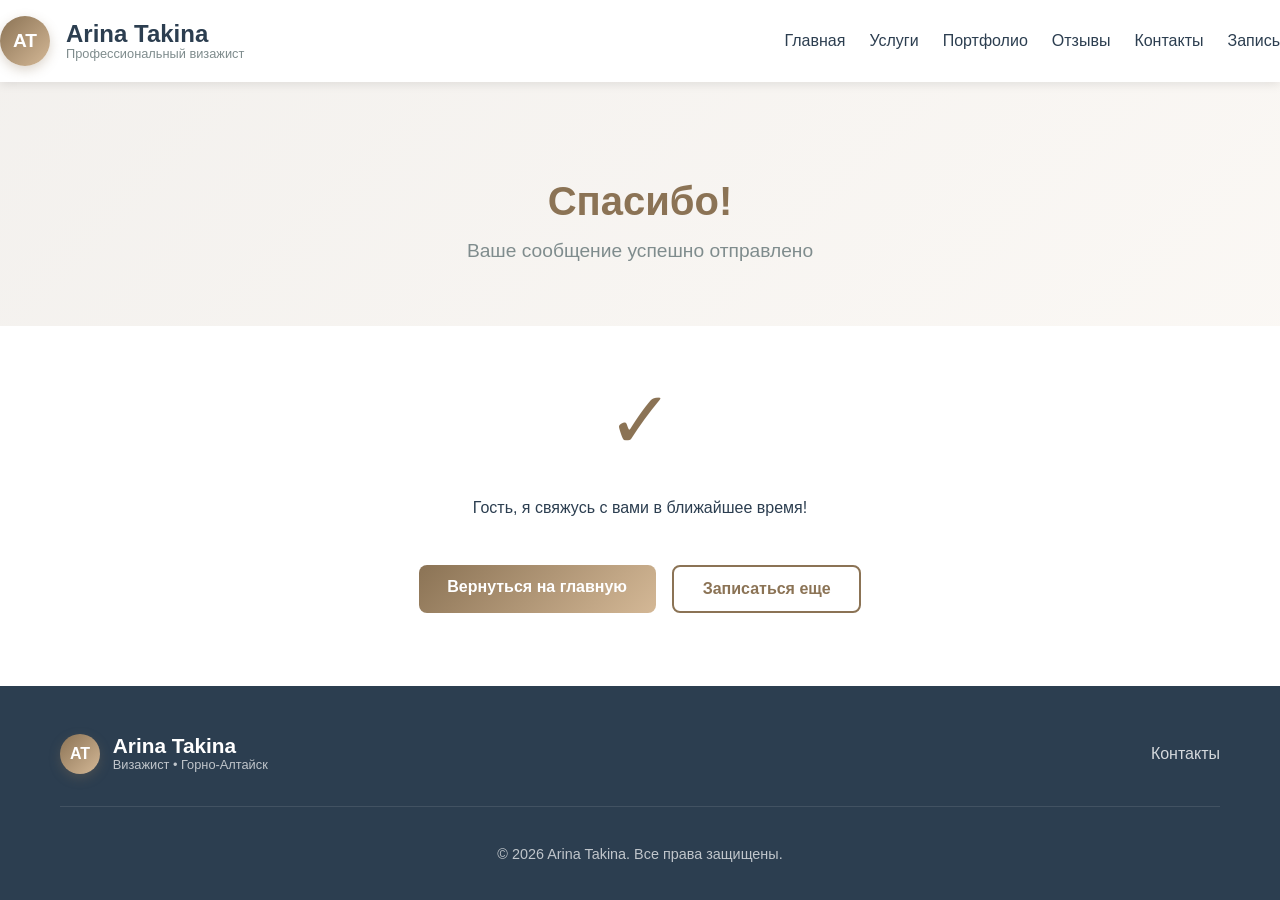
<file: thank-you.html>
<!DOCTYPE html>
<html lang="ru">
<head>
    <meta charset="UTF-8">
    <meta name="viewport" content="width=device-width, initial-scale=1.0">
    <title>Спасибо! — Arina Takina</title>
    <link rel="stylesheet" href="thank.css">
</head>
<body>
    <header class="header">
        <nav class="nav">
            <div class="nav-brand">
                <a href="index.html" style="text-decoration: none; color: inherit;">
                    <div class="logo-container">
                        <div class="logo">AT</div>
                        <div class="logo-text">
                            <div class="logo-main">Arina Takina</div>
                            <div class="logo-sub">Профессиональный визажист</div>
                        </div>
                    </div>
                </a>
            </div>
            
            <button class="hamburger" onclick="toggleMenu()">
                <span></span>
                <span></span>
                <span></span>
            </button>
            
            <ul class="nav-menu">
                <li><a href="index.html">Главная</a></li>
                <li><a href="services.html">Услуги</a></li>
                <li><a href="portfolio.html">Портфолио</a></li>
                <li><a href="reviews.html">Отзывы</a></li>
                <li><a href="contacts.html">Контакты</a></li>
                <li><a href="booking.html">Запись</a></li>
            </ul>
        </nav>
    </header>

    <section class="page-header">
        <div class="container">
            <h1>Спасибо!</h1>
            <p>Ваше сообщение успешно отправлено</p>
        </div>
    </section>

    <section class="thank-you">
        <div class="container">
            <div style="text-align: center; padding: 3rem 2rem;">
                <div class="success-icon">✓</div>
                <div id="bookingDetailsContainer"></div>
                <div style="display: flex; gap: 1rem; justify-content: center; flex-wrap: wrap; margin-top: 3rem;">
                    <a href="index.html" class="btn-primary">Вернуться на главную</a>
                    <a href="booking.html" class="btn-secondary">Записаться еще</a>
                </div>
            </div>
        </div>
    </section>

    <footer class="footer">
        <div class="container">
            <div class="footer-content">
                <div class="footer-brand">
                    <a href="index.html" style="text-decoration: none; color: inherit;">
                        <div class="logo-container" style="gap: 0.8rem;">
                            <div class="logo" style="width: 40px; height: 40px; font-size: 1rem;">AT</div>
                            <div class="logo-text">
                                <div class="logo-main" style="color: white; font-size: 1.3rem;">Arina Takina</div>
                                <div class="logo-sub" style="color: rgba(255,255,255,0.7);">Визажист • Горно-Алтайск</div>
                            </div>
                        </div>
                    </a>
                </div>
                <div class="footer-links">
                    <a href="contacts.html">Контакты</a>
                </div>
            </div>
            <div class="footer-bottom">
                <p>&copy; 2026 Arina Takina. Все права защищены.</p>
            </div>
        </div>
    </footer>
    
    <script src="script.js"></script>
    <script>
        // Обработка параметров из URL
        document.addEventListener('DOMContentLoaded', function() {
            const urlParams = new URLSearchParams(window.location.search);
            const name = urlParams.get('name') || 'Гость';
            const container = document.getElementById('bookingDetailsContainer');
            if (container) {
                container.innerHTML = `<p>${name}, я свяжусь с вами в ближайшее время!</p>`;
            }
        });
    </script>
</body>
</html>
</file>
<file: style.css>
/* Основные стили */
:root {
    --primary: #2c3e50;
    --secondary: #8b7355;
    --accent: #d4b896;
    --white: #ffffff;
    --light-gray: #f5f5f5;
    --gray: #7f8c8d;
    --dark: #2c3e50;
}

/* ... остальные стили из оригинального style.css ... */

/* Логотип */
.logo-container {
    display: flex;
    align-items: center;
    gap: 1rem;
}

.logo {
    width: 50px;
    height: 50px;
    background: linear-gradient(135deg, var(--secondary) 0%, var(--accent) 100%);
    border-radius: 50%;
    display: flex;
    align-items: center;
    justify-content: center;
    color: white;
    font-weight: bold;
    font-size: 1.2rem;
    box-shadow: 0 4px 12px rgba(139, 115, 85, 0.3);
}

/* ... */
</file>
<file: booking.css>
@import url('style.css');

.booking {
    padding: clamp(60px, 8vw, 80px) 0;
    flex: 1;
}

.booking-form {
    max-width: 600px;
    margin: 0 auto;
}

.booking-form h2 {
    margin-bottom: clamp(1.5rem, 3vw, 2rem);
    text-align: center;
    font-size: clamp(1.5rem, 2.5vw, 1.8rem);
}

.service-options {
    display: grid;
    grid-template-columns: 1fr;
    gap: 1rem;
    margin-bottom: 2rem;
}

.service-option {
    border: 2px solid var(--light-gray);
    border-radius: 10px;
    padding: clamp(1rem, 2vw, 1.5rem);
    cursor: pointer;
    transition: all 0.3s;
}

.service-option:hover {
    border-color: var(--secondary);
    transform: translateY(-2px);
}

.option-content h3 {
    margin-bottom: 0.5rem;
    font-size: 1.1rem;
}

.option-content p {
    font-weight: 600;
    margin-bottom: 0.5rem;
    color: var(--secondary);
    font-size: 1rem;
}

.option-content span {
    color: var(--gray);
    font-size: 0.9rem;
    display: block;
    line-height: 1.4;
}

/* Стили для скрытых полей */
.hidden-section {
    display: none;
    opacity: 0;
    transform: translateY(20px);
    transition: opacity 0.5s ease, transform 0.5s ease;
}

.hidden-section.show {
    display: block;
    opacity: 1;
    transform: translateY(0);
}

/* Стили для активной ссылки в навигации */
.nav-menu .active {
    color: #8b7355 !important;
    font-weight: 600;
    position: relative;
}

.nav-menu .active::after {
    content: '';
    position: absolute;
    bottom: -5px;
    left: 0;
    width: 100%;
    height: 2px;
    background-color: #8b7355;
    border-radius: 1px;
}

/* Убираем стандартное подчеркивание для всех ссылок */
.nav-menu a {
    text-decoration: none;
    position: relative;
    transition: color 0.3s ease;
}

/* Ховер эффект для неактивных ссылок */
.nav-menu a:not(.active):hover {
    color: #8b7355 !important;
}

/* Анимация при наведении на неактивные ссылки */
.nav-menu a:not(.active):hover::after {
    content: '';
    position: absolute;
    bottom: -5px;
    left: 0;
    width: 100%;
    height: 1px;
    background-color: #8b7355;
    border-radius: 1px;
    opacity: 0.5;
}

/* Улучшаем отображение пунктов меню */
.nav-menu li {
    position: relative;
    margin: 0 0.5rem;
}
</file>
<file: contacts.css>
/* Contacts */
.contacts {
    padding: clamp(60px, 8vw, 80px) 0;
    flex: 1;
}

.contacts-grid {
    display: grid;
    grid-template-columns: 1fr 1fr;
    gap: clamp(2rem, 4vw, 4rem);
}

.contact-item {
    display: flex;
    align-items: flex-start;
    gap: clamp(1rem, 2vw, 1.5rem);
    margin-bottom: clamp(1.5rem, 3vw, 2.5rem);
}

.contact-icon {
    font-size: 1.5rem;
    background: var(--light);
    padding: clamp(0.8rem, 1.5vw, 1rem);
    border-radius: 50%;
    width: clamp(50px, 8vw, 60px);
    height: clamp(50px, 8vw, 60px);
    display: flex;
    align-items: center;
    justify-content: center;
    flex-shrink: 0;
}

.contact-details h3 {
    margin-bottom: 0.5rem;
    color: var(--primary);
    font-size: 1.1rem;
}

.contact-details p {
    color: var(--gray);
    margin-bottom: 0.25rem;
    font-size: 0.95rem;
}

.contact-details small {
    color: var(--gray);
    opacity: 0.7;
    font-size: 0.85rem;
}

.contact-details a {
    color: var(--secondary);
    text-decoration: none;
    transition: color 0.3s;
}

.contact-details a:hover {
    color: var(--primary);
    text-decoration: underline;
}

.contact-form-section h2 {
    margin-bottom: clamp(1.5rem, 3vw, 2rem);
    font-size: clamp(1.5rem, 2.5vw, 1.8rem);
}


.logo-container {
    display: flex;
    align-items: center;
    gap: 1rem;
}

.logo {
    width: 50px;
    height: 50px;
    background: linear-gradient(135deg, var(--secondary) 0%, var(--accent) 100%);
    border-radius: 50%;
    display: flex;
    align-items: center;
    justify-content: center;
    color: white;
    font-weight: bold;
    font-size: 1.2rem;
    box-shadow: 0 4px 12px rgba(139, 115, 85, 0.3);
}

.logo-text {
    display: flex;
    flex-direction: column;
}

.logo-main {
    font-size: 1.5rem;
    font-weight: 600;
    color: var(--primary);
    line-height: 1;
}

.logo-sub {
    font-size: 0.8rem;
    color: var(--gray);
    font-weight: 300;
}

/* Стили для карты - теперь справа от контактов */
.contacts-grid {
    display: grid;
    grid-template-columns: 1fr 1fr;
    gap: 40px;
    margin-bottom: 3rem;
}

.contact-info {
    padding-right: 20px;
}

.map-section {
    background: #f8f9fa;
    border-radius: 12px;
    overflow: hidden;
    box-shadow: 0 5px 20px rgba(0,0,0,0.1);
    height: 100%;
    position: relative;
    display: flex;
    flex-direction: column;
}

.map-container {
    width: 100%;
    height: 100%;
    flex-grow: 1;
    position: relative;
}

.map-frame {
    width: 100%;
    height: 100%;
    border: none;
    filter: grayscale(20%) contrast(110%);
}

.map-overlay {
    position: absolute;
    bottom: 20px;
    left: 20px;
    right: 20px;
    background: rgba(255, 255, 255, 0.95);
    padding: 20px;
    border-radius: 10px;
    box-shadow: 0 5px 15px rgba(0,0,0,0.1);
}

.map-overlay h3 {
    margin-top: 0;
    margin-bottom: 10px;
    color: #8b7355;
    display: flex;
    align-items: center;
    gap: 10px;
}

.map-overlay p {
    margin: 5px 0;
    color: #666;
    font-size: 0.95rem;
}

.map-icon {
    width: 30px;
    height: 30px;
    background: linear-gradient(135deg, #8b7355, #d4b896);
    border-radius: 50%;
    display: flex;
    align-items: center;
    justify-content: center;
    color: white;
    font-size: 16px;
}

/* Стили для контактных элементов */
.contact-item {
    display: flex;
    align-items: flex-start;
    gap: 15px;
    margin-bottom: 25px;
    padding-bottom: 15px;
    border-bottom: 1px solid rgba(139, 115, 85, 0.1);
}

.contact-item:last-child {
    border-bottom: none;
}

.contact-icon {
    width: 40px;
    height: 40px;
    background: linear-gradient(135deg, rgba(139, 115, 85, 0.1), rgba(212, 184, 150, 0.1));
    border-radius: 10px;
    display: flex;
    align-items: center;
    justify-content: center;
    color: #8b7355;
    font-size: 18px;
    flex-shrink: 0;
}

.contact-details h3 {
    margin-top: 0;
    margin-bottom: 5px;
    color: #333;
    font-size: 1.1rem;
}

.contact-details p {
    margin: 0 0 3px 0;
    color: #555;
    font-weight: 500;
}

.contact-details small {
    color: #888;
    font-size: 0.85rem;
}

.contact-details a {
    color: #000000;
    text-decoration: none;
    font-weight: 500;
    transition: color 0.3s;
}

.contact-details a:hover {
    text-decoration: underline;
}

/* Стили для формы обратной связи - теперь ниже */
.form-section {
    background: #f8f9fa;
    border-radius: 12px;
    padding: 2.5rem;
    box-shadow: 0 5px 20px rgba(0,0,0,0.1);
    margin-top: 2rem;
}

.form-section h2 {
    margin-top: 0;
    color: #8b7355;
    margin-bottom: 1.5rem;
    text-align: center;
}

.contact-form {
    display: grid;
    grid-template-columns: repeat(2, 1fr);
    gap: 20px;
}

.form-group {
    margin-bottom: 0;
}

.form-group:nth-child(5) {
    grid-column: span 2;
}

.form-group:nth-child(6) {
    grid-column: span 2;
}

.form-group label {
    display: block;
    margin-bottom: 8px;
    color: #555;
    font-weight: 500;
    font-size: 0.95rem;
}

.form-group input,
.form-group select,
.form-group textarea {
    width: 100%;
    padding: 12px 15px;
    border: 1px solid #ddd;
    border-radius: 8px;
    font-size: 1rem;
    transition: border-color 0.3s, box-shadow 0.3s;
    background: white;
}

.form-group input:focus,
.form-group select:focus,
.form-group textarea:focus {
    outline: none;
    border-color: #8b7355;
    box-shadow: 0 0 0 3px rgba(139, 115, 85, 0.1);
}

.contact-form button {
    grid-column: span 2;
    padding: 14px;
    background: linear-gradient(135deg, #8b7355, #d4b896);
    color: white;
    border: none;
    border-radius: 8px;
    font-size: 1.1rem;
    font-weight: 600;
    cursor: pointer;
    transition: all 0.3s;
    margin-top: 10px;
}

.contact-form button:hover {
    background: linear-gradient(135deg, #7a6345, #c4a886);
    transform: translateY(-2px);
    box-shadow: 0 5px 15px rgba(139, 115, 85, 0.3);
}

/* Стили для активной ссылки в навигации */
.nav-menu .active {
    color: #8b7355 !important; /* Коричневый цвет */
    font-weight: 600;
    position: relative;
}

.nav-menu .active::after {
    content: '';
    position: absolute;
    bottom: -5px;
    left: 0;
    width: 100%;
    height: 2px;
    background-color: #8b7355;
    border-radius: 1px;
}

/* Убираем стандартное подчеркивание для всех ссылок */
.nav-menu a {
    text-decoration: none;
    position: relative;
    transition: color 0.3s ease;
}

/* Ховер эффект для неактивных ссылок */
.nav-menu a:not(.active):hover {
    color: #8b7355 !important;
}

/* Анимация при наведении на неактивные ссылки */
.nav-menu a:not(.active):hover::after {
    content: '';
    position: absolute;
    bottom: -5px;
    left: 0;
    width: 100%;
    height: 1px;
    background-color: #8b7355;
    border-radius: 1px;
    opacity: 0.5;
}

/* Улучшаем отображение пунктов меню */
.nav-menu li {
    position: relative;
    margin: 0 0.5rem;
}

/* Адаптивность */
@media (max-width: 1024px) {
    .contacts-grid {
        grid-template-columns: 1fr;
        gap: 30px;
    }
    
    .contact-info {
        padding-right: 0;
    }
    
    .map-section {
        height: 400px;
    }
    
    .contact-form {
        grid-template-columns: 1fr;
    }
    
    .form-group:nth-child(5),
    .form-group:nth-child(6),
    .contact-form button {
        grid-column: span 1;
    }
}

@media (max-width: 768px) {
    .map-section {
        height: 350px;
    }
    
    .map-overlay {
        position: relative;
        bottom: 0;
        left: 0;
        right: 0;
        margin-top: 20px;
    }
    
    .form-section {
        padding: 1.5rem;
    }
}

@media (max-width: 480px) {
    .contact-item {
        flex-direction: column;
        gap: 10px;
    }
    
    .map-section {
        height: 300px;
    }

}
</file>
<file: reviews.css>
@import url('style.css');

/* Стили для активной ссылки в навигации */
.nav-menu .active {
    color: #8b7355 !important;
    font-weight: 600;
    position: relative;
}

.nav-menu .active::after {
    content: '';
    position: absolute;
    bottom: -5px;
    left: 0;
    width: 100%;
    height: 2px;
    background-color: #8b7355;
    border-radius: 1px;
}

/* Убираем стандартное подчеркивание для всех ссылок */
.nav-menu a {
    text-decoration: none;
    position: relative;
    transition: color 0.3s ease;
}

/* Ховер эффект для неактивных ссылок */
.nav-menu a:not(.active):hover {
    color: #8b7355 !important;
}

/* Анимация при наведении на неактивные ссылки */
.nav-menu a:not(.active):hover::after {
    content: '';
    position: absolute;
    bottom: -5px;
    left: 0;
    width: 100%;
    height: 1px;
    background-color: #8b7355;
    border-radius: 1px;
    opacity: 0.5;
}

/* Улучшаем отображение пунктов меню */
.nav-menu li {
    position: relative;
    margin: 0 0.5rem;
}

/* Reviews */
.reviews {
    padding: clamp(60px, 8vw, 80px) 0;
    flex: 1;
}

.reviews-grid {
    display: grid;
    grid-template-columns: repeat(auto-fit, minmax(min(300px, 100%), 1fr));
    gap: clamp(1.5rem, 3vw, 2.5rem);
    margin-bottom: clamp(3rem, 5vw, 4rem);
}

.review-card {
    background: var(--white);
    padding: clamp(1.8rem, 3vw, 2.2rem);
    border-radius: 16px;
    box-shadow: 0 8px 25px rgba(139, 115, 85, 0.12);
    transition: all 0.4s cubic-bezier(0.175, 0.885, 0.32, 1.275);
    position: relative;
    overflow: hidden;
    border: 1px solid rgba(139, 115, 85, 0.08);
    opacity: 0;
    transform: translateY(30px);
    animation: fadeInUp 0.6s ease forwards;
}

.review-card:nth-child(1) { animation-delay: 0.1s; }
.review-card:nth-child(2) { animation-delay: 0.2s; }
.review-card:nth-child(3) { animation-delay: 0.3s; }
.review-card:nth-child(4) { animation-delay: 0.4s; }

.review-card:hover {
    transform: translateY(-10px);
    box-shadow: 0 15px 35px rgba(139, 115, 85, 0.2);
}

.review-card::before {
    content: '';
    position: absolute;
    top: 0;
    left: 0;
    width: 100%;
    height: 5px;
    background: linear-gradient(90deg, var(--secondary), var(--accent));
}

.review-card:nth-child(1)::before {
    background: linear-gradient(90deg, #8b7355, #d4b896);
}

.review-card:nth-child(2)::before {
    background: linear-gradient(90deg, #d4b896, #b8a287);
}

.review-card:nth-child(3)::before {
    background: linear-gradient(90deg, #b8a287, #a68c6f);
}

.review-card:nth-child(4)::before {
    background: linear-gradient(90deg, #a68c6f, #8b7355);
}

.review-rating {
    color: var(--accent);
    font-size: 1.4rem;
    margin-bottom: 1.2rem;
    letter-spacing: 3px;
    display: inline-block;
    position: relative;
}

.review-text {
    font-style: italic;
    margin-bottom: 1.8rem;
    color: var(--gray);
    line-height: 1.7;
    font-size: 1rem;
    position: relative;
    padding-left: 1.5rem;
}

.review-author {
    display: flex;
    flex-direction: column;
    padding-top: 1.2rem;
    border-top: 1px dashed rgba(139, 115, 85, 0.2);
    position: relative;
}

.review-author strong {
    color: var(--primary);
    font-size: 1rem;
    font-weight: 600;
    display: flex;
    align-items: center;
    gap: 8px;
}

.review-author strong::before {
    content: '👤';
    font-size: 0.9rem;
}

.review-author span {
    color: var(--secondary);
    font-size: 0.85rem;
    font-weight: 500;
    margin-top: 5px;
    padding: 4px 10px;
    background: rgba(139, 115, 85, 0.08);
    border-radius: 12px;
    display: inline-block;
    width: fit-content;
}

/* Статистика отзывов */
.reviews-stats {
    display: flex;
    justify-content: center;
    gap: 2rem;
    margin-bottom: 3rem;
    flex-wrap: wrap;
    padding: 1.5rem;
    background: rgba(139, 115, 85, 0.05);
    border-radius: 15px;
    border: 1px solid rgba(139, 115, 85, 0.1);
}

.stat-item {
    text-align: center;
    padding: 1rem;
}

.stat-number {
    font-size: 2.5rem;
    font-weight: 700;
    color: var(--secondary);
    display: block;
    line-height: 1;
}

.stat-label {
    color: var(--gray);
    font-size: 0.9rem;
    margin-top: 0.5rem;
}

.add-review-section {
    background: linear-gradient(135deg, rgba(139, 115, 85, 0.03), rgba(212, 184, 150, 0.03));
    padding: clamp(2.5rem, 4vw, 3.5rem);
    border-radius: 20px;
    text-align: center;
    border: 1px solid rgba(139, 115, 85, 0.1);
    box-shadow: 0 10px 30px rgba(139, 115, 85, 0.08);
}

.add-review-section h2 {
    margin-bottom: clamp(1.5rem, 3vw, 2rem);
    font-size: clamp(1.5rem, 2.5vw, 1.9rem);
    color: var(--secondary);
    position: relative;
    display: inline-block;
    padding-bottom: 10px;
}

.add-review-section h2::after {
    content: '';
    position: absolute;
    bottom: 0;
    left: 25%;
    width: 50%;
    height: 3px;
    background: linear-gradient(90deg, transparent, var(--secondary), transparent);
    border-radius: 2px;
}

.review-form {
    max-width: 700px;
    margin: 0 auto;
    display: grid;
    grid-template-columns: 1fr 1fr;
    gap: 1.5rem;
}

.review-form .form-group:nth-child(1),
.review-form .form-group:nth-child(2) {
    grid-column: span 1;
}

.review-form .form-group:nth-child(3),
.review-form .rating-select-container,
.review-form button {
    grid-column: span 2;
}

/* Стили для select оценки */
.rating-select-container {
    text-align: center;
    margin: 2rem 0;
}

.rating-select-label {
    display: block;
    margin-bottom: 0.8rem;
    font-weight: 500;
    color: var(--primary);
    font-size: 1.1rem;
}

.rating-select {
    padding: 0.8rem 1rem;
    border: 2px solid rgba(139, 115, 85, 0.15);
    border-radius: 8px;
    font-size: 1rem;
    width: 100%;
    max-width: 300px;
    margin: 0 auto;
    display: block;
    background: var(--white);
    transition: all 0.3s;
    cursor: pointer;
}

.rating-select:focus {
    outline: none;
    border-color: var(--secondary);
}

.rating-select:hover {
    border-color: var(--secondary);
}

.rating-description {
    color: var(--gray);
    font-size: 0.9rem;
    margin-top: 0.5rem;
}

/* Форма отзыва кнопка */
.review-form button {
    background: linear-gradient(135deg, var(--secondary), var(--accent));
    color: var(--white);
    padding: 1rem 2rem;
    border: none;
    border-radius: 12px;
    font-size: 1.1rem;
    font-weight: 600;
    cursor: pointer;
    transition: all 0.3s;
    margin-top: 1rem;
}

.review-form button:hover {
    background: linear-gradient(135deg, #7a6345, #c4a886);
    transform: translateY(-2px);
    box-shadow: 0 8px 20px rgba(139, 115, 85, 0.25);
}

.logo-container {
    display: flex;
    align-items: center;
    gap: 1rem;
}

.logo {
    width: 50px;
    height: 50px;
    background: linear-gradient(135deg, var(--secondary) 0%, var(--accent) 100%);
    border-radius: 50%;
    display: flex;
    align-items: center;
    justify-content: center;
    color: white;
    font-weight: bold;
    font-size: 1.2rem;
    box-shadow: 0 4px 12px rgba(139, 115, 85, 0.3);
}

.logo-text {
    display: flex;
    flex-direction: column;
}

.logo-main {
    font-size: 1.5rem;
    font-weight: 600;
    color: var(--primary);
    line-height: 1;
}

.logo-sub {
    font-size: 0.8rem;
    color: var(--gray);
    font-weight: 300;
}

/* Стили для логотипа в футере */
.footer-logo-container {
    display: flex;
    align-items: center;
    gap: 10px;
    text-decoration: none;
    color: inherit;
}

.footer-logo-container:hover {
    text-decoration: none;
    opacity: 0.9;
}

.footer-logo {
    width: 35px;
    height: 35px;
    background: linear-gradient(135deg, #8b7355 0%, #d4b896 100%);
    border-radius: 50%;
    display: flex;
    align-items: center;
    justify-content: center;
    color: white;
    font-weight: bold;
    font-size: 14px;
}

/* Улучшенные стили для отзывов */
.review-card:nth-child(5)::before {
    background: linear-gradient(90deg, #8b7355, #d4b896);
}

.review-card:nth-child(6)::before {
    background: linear-gradient(90deg, #d4b896, #b8a287);
}

/* Улучшенные стили для формы отзыва */
.form-group {
    width: 100%;
    display: flex;
    flex-direction: column;
    align-items: center;
}

.form-group input,
.form-group select,
.form-group textarea {
    background: var(--white);
    border: 2px solid rgba(139, 115, 85, 0.15);
    transition: all 0.3s;
    width: 100%;
    max-width: 500px;
    padding: 0.8rem 1rem;
    border-radius: 8px;
    font-size: 1rem;
    font-family: inherit;
}

.form-group input:focus,
.form-group select:focus,
.form-group textarea:focus {
    border-color: var(--secondary);
    box-shadow: 0 0 0 3px rgba(139, 115, 85, 0.15);
    outline: none;
}

.form-group textarea {
    min-height: 120px;
    resize: vertical;
}

.rating-select-container {
    width: 100%;
    max-width: 500px;
    margin: 0 auto;
}

/* Анимации при загрузке */
.review-card:nth-child(5) { animation-delay: 0.5s; }
.review-card:nth-child(6) { animation-delay: 0.6s; }

@keyframes fadeInUp {
    to {
        opacity: 1;
        transform: translateY(0);
    }
}

/* Мобильная адаптивность */
@media (max-width: 768px) {
    .review-form {
        max-width: 100%;
        grid-template-columns: 1fr;
    }
    
    .review-form .form-group:nth-child(1),
    .review-form .form-group:nth-child(2),
    .review-form .form-group:nth-child(3),
    .review-form .rating-select-container,
    .review-form button {
        grid-column: span 1;
    }
    
    .form-group input,
    .form-group select,
    .form-group textarea,
    .review-form button {
        max-width: 100%;
    }
    
    .add-review-section {
        padding: 1.5rem;
    }
}

/* Стили для кнопки "Оставить отзыв" */
.leave-review-btn-container {
    text-align: center;
    margin: 2rem 0 3rem 0;
}

.leave-review-btn {
    display: inline-flex;
    align-items: center;
    gap: 0.8rem;
    background: linear-gradient(135deg, var(--secondary), var(--accent));
    color: var(--white);
    padding: 1rem 2.5rem;
    border: none;
    border-radius: 12px;
    font-size: 1.1rem;
    font-weight: 600;
    cursor: pointer;
    transition: all 0.3s;
    text-decoration: none;
    box-shadow: 0 4px 15px rgba(139, 115, 85, 0.2);
}

.leave-review-btn:hover {
    background: linear-gradient(135deg, #7a6345, #c4a886);
    transform: translateY(-3px);
    box-shadow: 0 8px 25px rgba(139, 115, 85, 0.3);
}

.leave-review-btn:active {
    transform: translateY(-1px);
}

.leave-review-btn i {
    font-size: 1.2rem;
}

/* ID для якоря */
#review-form-section {
    scroll-margin-top: 100px;
}
</file>
<file: service.css>
/* Сброс стилей */
* {
    margin: 0;
    padding: 0;
    box-sizing: border-box;
}

/* Основные стили */
body {
    font-family: -apple-system, BlinkMacSystemFont, 'Segoe UI', Roboto, Oxygen, Ubuntu, sans-serif;
    line-height: 1.6;
    color: #333;
    background-color: #fff;
    min-height: 100vh;
    display: flex;
    flex-direction: column;
}

.container {
    width: 100%;
    max-width: 1200px;
    margin: 0 auto;
    padding: 0 20px;
}

/* Шапка */
.header {
    background: white;
    box-shadow: 0 2px 10px rgba(0,0,0,0.1);
    position: sticky;
    top: 0;
    z-index: 1000;
}

.nav {
    display: flex;
    justify-content: space-between;
    align-items: center;
    padding: 1rem 0;
}

.nav-brand a {
    text-decoration: none;
    color: inherit;
}

.logo-container {
    display: flex;
    align-items: center;
    gap: 1rem;
}

.logo {
    width: 50px;
    height: 50px;
    background: linear-gradient(135deg, #8b7355, #d4b896);
    color: white;
    display: flex;
    align-items: center;
    justify-content: center;
    border-radius: 10px;
    font-size: 1.5rem;
    font-weight: bold;
}

.logo-text {
    display: flex;
    flex-direction: column;
}

.logo-main {
    font-size: 1.3rem;
    font-weight: 700;
    color: #2c3e50;
}

.logo-sub {
    font-size: 0.9rem;
    color: #7f8c8d;
}

/* Меню */
.nav-menu {
    display: flex;
    list-style: none;
    gap: 2rem;
}

.nav-menu a {
    text-decoration: none;
    color: #2c3e50;
    font-weight: 500;
    transition: color 0.3s;
    padding: 0.5rem 0;
    position: relative;
}

.nav-menu a:hover {
    color: #8b7355;
}

.nav-menu .active {
    color: #8b7355;
    font-weight: 600;
}

.nav-menu .active::after {
    content: '';
    position: absolute;
    bottom: 0;
    left: 0;
    width: 100%;
    height: 2px;
    background-color: #8b7355;
    border-radius: 1px;
}

/* Гамбургер меню */
.hamburger {
    display: none;
    flex-direction: column;
    gap: 4px;
    background: none;
    border: none;
    cursor: pointer;
    padding: 5px;
}

.hamburger span {
    width: 25px;
    height: 3px;
    background: #2c3e50;
    border-radius: 2px;
    transition: 0.3s;
}

/* Заголовок страницы */
.page-header {
    padding: 80px 0;
    text-align: center;
    background: linear-gradient(135deg, #f9f5f0 0%, #fff 100%);
}

.page-header h1 {
    font-size: 2.8rem;
    color: #2c3e50;
    margin-bottom: 1rem;
}

.page-header p {
    font-size: 1.2rem;
    color: #7f8c8d;
    max-width: 600px;
    margin: 0 auto;
}

/* Сетка услуг */
.services {
    padding: 80px 0;
    flex: 1;
}

.services-grid {
    display: grid;
    grid-template-columns: repeat(2, 1fr);
    gap: 30px;
    margin-top: 40px;
}

.service-card {
    background: white;
    padding: 2.5rem;
    border-radius: 15px;
    box-shadow: 0 10px 30px rgba(0,0,0,0.08);
    text-align: center;
    transition: transform 0.3s, box-shadow 0.3s;
}

.service-card:hover {
    transform: translateY(-5px);
    box-shadow: 0 15px 35px rgba(0,0,0,0.1);
}

.service-card h3 {
    font-size: 1.5rem;
    color: #2c3e50;
    margin-bottom: 1rem;
}

.service-price {
    font-size: 1.5rem;
    font-weight: 600;
    color: #8b7355;
    margin-bottom: 2rem;
}

.service-features {
    list-style: none;
    margin-bottom: 2rem;
    text-align: left;
}

.service-features li {
    padding: 0.5rem 0;
    border-bottom: 1px solid #e0e0e0;
    position: relative;
    padding-left: 1.5rem;
}

.service-features li:before {
    content: '✓';
    position: absolute;
    left: 0;
    color: #8b7355;
    font-weight: bold;
}

.service-features li:last-child {
    border-bottom: none;
}

/* Коричневые кнопки */
.btn-brown {
    display: inline-block;
    background: #8b7355;
    color: white;
    padding: 0.8rem 2rem;
    border-radius: 6px;
    text-decoration: none;
    font-weight: 600;
    font-size: 1rem;
    transition: all 0.3s;
    border: none;
    cursor: pointer;
    min-width: 180px;
}

.btn-brown:hover {
    background: #7a6345;
    transform: translateY(-2px);
    box-shadow: 0 6px 12px rgba(139, 115, 85, 0.2);
}

/* Акции */
.promo-section {
    margin-top: 4rem;
    padding-top: 2rem;
    border-top: 1px solid rgba(139, 115, 85, 0.2);
}

.promo-title {
    text-align: center;
    font-size: 2.2rem;
    color: #8b7355;
    margin-bottom: 1rem;
}

.promo-subtitle {
    text-align: center;
    color: #7f8c8d;
    font-size: 1.1rem;
    margin-bottom: 3rem;
    max-width: 600px;
    margin-left: auto;
    margin-right: auto;
}

#promoContainer {
    min-height: 200px;
}

/* Подвал */
.footer {
    background: #2c3e50;
    color: white;
    padding: 60px 0 20px;
    margin-top: 80px;
}

.footer-content {
    display: flex;
    justify-content: space-between;
    align-items: center;
    margin-bottom: 40px;
}

.footer-links a {
    color: white;
    text-decoration: none;
    font-weight: 500;
}

.footer-links a:hover {
    text-decoration: underline;
}

.footer-bottom {
    text-align: center;
    padding-top: 20px;
    border-top: 1px solid rgba(255,255,255,0.1);
}

.footer-bottom p {
    color: rgba(255,255,255,0.7);
}

/* Адаптивность */
@media (max-width: 768px) {
    .hamburger {
        display: flex;
    }
    
    .nav-menu {
        display: none;
        position: absolute;
        top: 100%;
        left: 0;
        right: 0;
        background: white;
        flex-direction: column;
        padding: 1rem;
        box-shadow: 0 5px 15px rgba(0,0,0,0.1);
    }
    
    .nav-menu.active {
        display: flex;
    }
    
    .services-grid {
        grid-template-columns: 1fr;
        gap: 20px;
    }
    
    .service-card {
        padding: 1.5rem;
    }
    
    .page-header h1 {
        font-size: 2rem;
    }
    
    .page-header p {
        font-size: 1rem;
    }
    
    .footer-content {
        flex-direction: column;
        text-align: center;
        gap: 2rem;
    }
}
</file>
<file: thank.css>
@import url('style.css');

/* Определяем CSS переменные, если их нет в style.css */
:root {
    --primary: #2c3e50;
    --secondary: #8b7355;
    --accent: #d4b896;
    --white: #ffffff;
    --light-gray: #f5f5f5;
    --gray: #7f8c8d;
    --dark: #2c3e50;
}

/* Базовые стили для страницы */
body {
    font-family: 'Segoe UI', Tahoma, Geneva, Verdana, sans-serif;
    margin: 0;
    padding: 0;
    background-color: var(--white);
    color: var(--primary);
    min-height: 100vh;
    display: flex;
    flex-direction: column;
}

.container {
    max-width: 1200px;
    margin: 0 auto;
    padding: 0 20px;
    width: 100%;
    box-sizing: border-box;
}

/* Навигация */
.header {
    background-color: var(--white);
    box-shadow: 0 2px 10px rgba(0,0,0,0.1);
    position: sticky;
    top: 0;
    z-index: 1000;
}

.nav {
    display: flex;
    justify-content: space-between;
    align-items: center;
    padding: 1rem 0;
}

.nav-menu {
    display: flex;
    list-style: none;
    margin: 0;
    padding: 0;
    gap: 1.5rem;
}

.nav-menu a {
    text-decoration: none;
    color: var(--primary);
    font-weight: 500;
    transition: color 0.3s;
}

.nav-menu a:hover {
    color: var(--secondary);
}

.nav-menu .active {
    color: var(--secondary) !important;
    font-weight: 600;
    position: relative;
}

.hamburger {
    display: none;
    background: none;
    border: none;
    cursor: pointer;
    flex-direction: column;
    gap: 4px;
}

.hamburger span {
    width: 25px;
    height: 3px;
    background-color: var(--primary);
    transition: 0.3s;
}

/* Шапка страницы */
.page-header {
    background: linear-gradient(135deg, rgba(139, 115, 85, 0.1), rgba(212, 184, 150, 0.1));
    padding: 4rem 0;
    text-align: center;
    margin-top: 0;
}

.page-header h1 {
    font-size: 2.5rem;
    color: var(--secondary);
    margin-bottom: 1rem;
}

.page-header p {
    font-size: 1.2rem;
    color: var(--gray);
    max-width: 600px;
    margin: 0 auto;
}

/* Кнопки */
.btn-primary, .btn-secondary {
    display: inline-block;
    padding: 0.8rem 1.8rem;
    border-radius: 8px;
    font-weight: 600;
    text-decoration: none;
    transition: all 0.3s;
    cursor: pointer;
    border: none;
    font-size: 1rem;
}

.btn-primary {
    background: linear-gradient(135deg, var(--secondary), var(--accent));
    color: var(--white);
}

.btn-primary:hover {
    background: linear-gradient(135deg, #7a6345, #c4a886);
    transform: translateY(-2px);
    box-shadow: 0 5px 15px rgba(139, 115, 85, 0.2);
}

.btn-secondary {
    background: transparent;
    color: var(--secondary);
    border: 2px solid var(--secondary);
}

.btn-secondary:hover {
    background: rgba(139, 115, 85, 0.1);
    transform: translateY(-2px);
}

/* Стили для логотипа */
.logo-container {
    display: flex;
    align-items: center;
    gap: 1rem;
}

.logo {
    width: 50px;
    height: 50px;
    background: linear-gradient(135deg, var(--secondary) 0%, var(--accent) 100%);
    border-radius: 50%;
    display: flex;
    align-items: center;
    justify-content: center;
    color: white;
    font-weight: bold;
    font-size: 1.2rem;
    box-shadow: 0 4px 12px rgba(139, 115, 85, 0.3);
}

.logo-text {
    display: flex;
    flex-direction: column;
}

.logo-main {
    font-size: 1.5rem;
    font-weight: 600;
    color: var(--primary);
    line-height: 1;
}

.logo-sub {
    font-size: 0.8rem;
    color: var(--gray);
    font-weight: 300;
}

/* Футер */
.footer {
    background-color: var(--dark);
    color: var(--white);
    padding: 3rem 0 1.5rem;
    margin-top: auto;
}

.footer-content {
    display: flex;
    justify-content: space-between;
    align-items: center;
    flex-wrap: wrap;
    gap: 2rem;
    margin-bottom: 2rem;
}

.footer-links a {
    color: var(--white);
    text-decoration: none;
    margin-left: 1.5rem;
    opacity: 0.8;
    transition: opacity 0.3s;
}

.footer-links a:hover {
    opacity: 1;
}

.footer-bottom {
    text-align: center;
    padding-top: 1.5rem;
    border-top: 1px solid rgba(255,255,255,0.1);
    color: rgba(255,255,255,0.7);
    font-size: 0.9rem;
}

/* Стили для блока с информацией о записи */
.booking-details {
    background: linear-gradient(135deg, rgba(139, 115, 85, 0.05), rgba(212, 184, 150, 0.05));
    padding: 2.5rem;
    border-radius: 15px;
    margin: 2.5rem auto;
    max-width: 700px;
    text-align: center;
    border-left: 5px solid var(--secondary);
    box-shadow: 0 5px 20px rgba(139, 115, 85, 0.1);
    border: 1px solid rgba(139, 115, 85, 0.1);
}

.booking-details h3 {
    margin-bottom: 1.5rem;
    color: var(--secondary);
    font-size: 1.4rem;
}

.booking-info {
    display: grid;
    grid-template-columns: repeat(auto-fit, minmax(250px, 1fr));
    gap: 1.2rem;
    margin-bottom: 2rem;
}

.booking-item {
    text-align: left;
    padding: 1.2rem;
    background: white;
    border-radius: 10px;
    border: 1px solid rgba(139, 115, 85, 0.1);
}

.booking-label {
    display: block;
    font-weight: 600;
    color: var(--primary);
    margin-bottom: 0.5rem;
    font-size: 0.95rem;
}

.booking-value {
    color: var(--gray);
    font-size: 1.1rem;
}

.booking-note {
    margin-top: 1.5rem;
    padding-top: 1.5rem;
    border-top: 1px solid rgba(139, 115, 85, 0.2);
    font-size: 0.95rem;
    color: var(--gray);
    line-height: 1.6;
}

/* Иконка успеха */
.success-icon {
    font-size: 5rem;
    margin-bottom: 2rem;
    color: var(--secondary);
    animation: pulse 2s infinite;
}

@keyframes pulse {
    0% { transform: scale(1); }
    50% { transform: scale(1.05); }
    100% { transform: scale(1); }
}

/* Анимация появления */
.fade-in {
    animation: fadeInUp 0.8s ease-out forwards;
    opacity: 0;
    transform: translateY(20px);
}

@keyframes fadeInUp {
    to {
        opacity: 1;
        transform: translateY(0);
    }
}

/* Задержка для элементов */
.delay-1 { animation-delay: 0.2s; }
.delay-2 { animation-delay: 0.4s; }
.delay-3 { animation-delay: 0.6s; }

/* Мобильная адаптивность */
@media (max-width: 768px) {
    .hamburger {
        display: flex;
    }
    
    .nav-menu {
        display: none;
        position: absolute;
        top: 100%;
        left: 0;
        width: 100%;
        background-color: var(--white);
        flex-direction: column;
        padding: 1rem 0;
        box-shadow: 0 10px 20px rgba(0,0,0,0.1);
    }
    
    .nav-menu.active {
        display: flex;
    }
    
    .nav-menu li {
        margin: 0;
        text-align: center;
    }
    
    .nav-menu a {
        display: block;
        padding: 0.8rem 0;
    }
    
    .page-header h1 {
        font-size: 2rem;
    }
    
    .page-header p {
        font-size: 1rem;
        padding: 0 1rem;
    }
    
    .booking-details {
        padding: 1.5rem;
        margin: 1.5rem auto;
    }
    
    .booking-info {
        grid-template-columns: 1fr;
    }
    
    .footer-content {
        flex-direction: column;
        text-align: center;
        gap: 1.5rem;
    }
    
    .footer-links a {
        margin: 0 0.75rem;
    }
}
</file>
